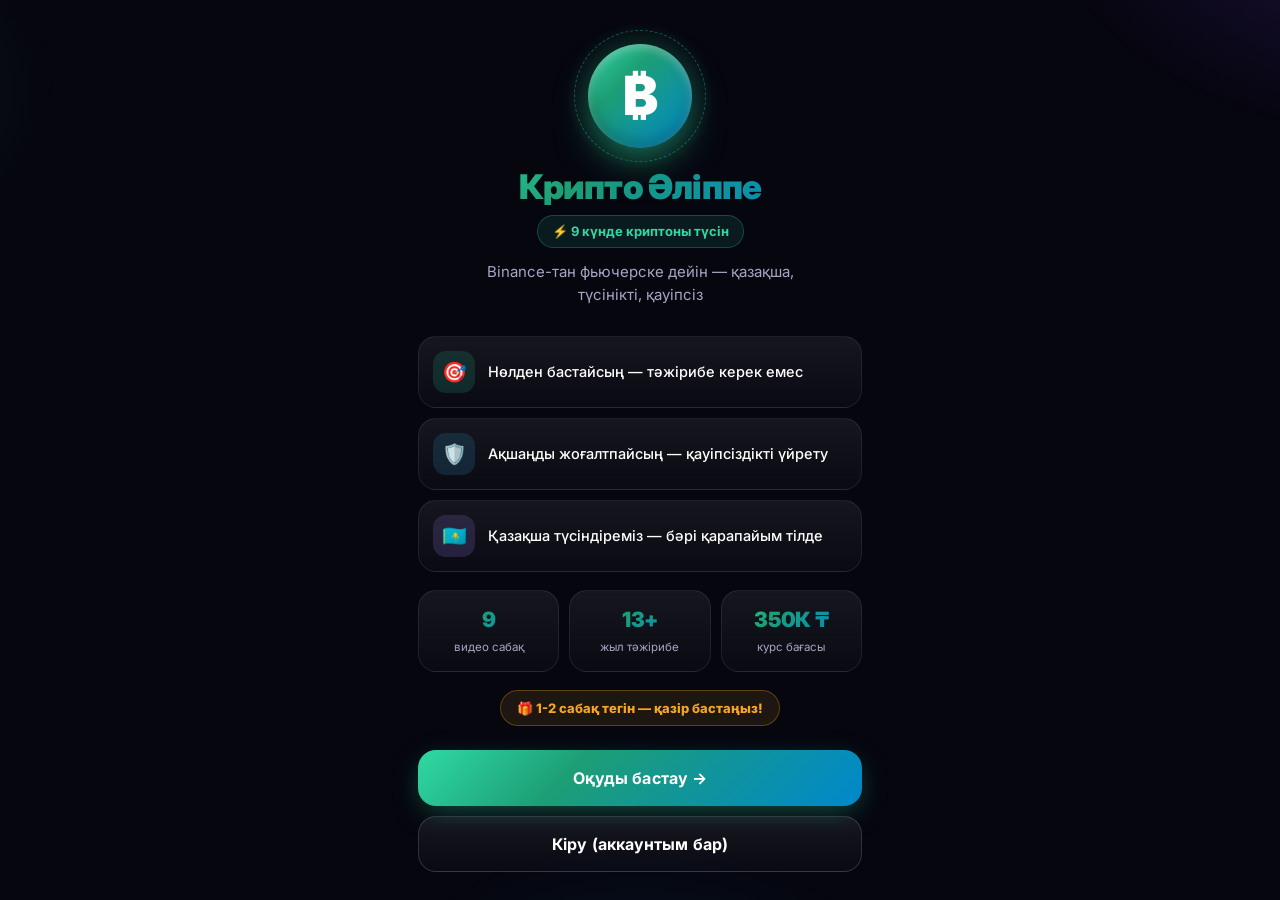
<file: index.html>
<!DOCTYPE html>
<html lang="kk">
<head>
<meta charset="UTF-8">
<meta name="viewport" content="width=device-width,initial-scale=1,viewport-fit=cover">
<meta name="format-detection" content="telephone=no">
<meta name="theme-color" content="#06060f">
<link rel="preconnect" href="https://fonts.googleapis.com">
<link rel="preconnect" href="https://fonts.gstatic.com" crossorigin>
<link href="https://fonts.googleapis.com/css2?family=Inter:wght@400;500;600;700;800;900&display=swap" rel="stylesheet">
<title>Крипто Әліппе</title>
<script src="https://telegram.org/js/telegram-web-app.js"></script>
<style>
*{margin:0;padding:0;box-sizing:border-box;-webkit-tap-highlight-color:transparent}
:root{
  --bg:#06060f;--bg2:#0b0b18;--card:#12121f;--card2:#1a1a2c;
  --glass:linear-gradient(180deg,rgba(255,255,255,.065),rgba(255,255,255,.02));
  --border:rgba(255,255,255,.08);--border2:rgba(255,255,255,.14);
  --gr:#1D9E75;--gr2:#2fd9a4;--bl:#0088cc;--bl2:#38bdf8;--pu:#7c3aed;--pu2:#a78bfa;
  --gold:#f5a623;--red:#ff4757;--t:#fff;--t2:#a6a6c4;--t3:#6c6c8c;
  --grad:linear-gradient(135deg,#2fd9a4 0%,#1D9E75 35%,#0088cc 100%);
  --grad2:linear-gradient(135deg,#7c3aed 0%,#0088cc 100%);
  --r:18px;--rs:12px;
  --shadow:0 10px 30px -10px rgba(0,0,0,.6);
  --glow:0 8px 28px -6px rgba(29,158,117,.55)
}
html{-webkit-text-size-adjust:100%;text-size-adjust:100%;background:var(--bg)}
body{font-family:'Inter',-apple-system,BlinkMacSystemFont,'Segoe UI',Roboto,sans-serif;background:var(--bg);color:var(--t);max-width:480px;margin:0 auto;overflow-x:hidden;min-height:100vh;min-height:var(--app-h,100vh);line-height:1.4;-webkit-font-smoothing:antialiased;position:relative}
body::before{content:"";position:fixed;inset:0;pointer-events:none;z-index:0;
  background:
    radial-gradient(600px 380px at 110% -10%,rgba(124,58,237,.22),transparent 60%),
    radial-gradient(520px 360px at -20% 10%,rgba(29,158,117,.20),transparent 60%),
    radial-gradient(500px 400px at 50% 120%,rgba(0,136,204,.16),transparent 60%)}
button,input,textarea{font-family:inherit}
button{-webkit-appearance:none;appearance:none}
:focus-visible{outline:2px solid var(--gr2);outline-offset:2px}
::-webkit-scrollbar{width:0;height:0}
.grad-t{background:var(--grad);-webkit-background-clip:text;background-clip:text;color:transparent}

/* PAGES */
.pg{display:none;min-height:100vh;min-height:var(--app-h,100vh);flex-direction:column;padding-bottom:env(safe-area-inset-bottom);position:relative;z-index:1}
.pg.on{display:flex}
#pg-main{display:none;flex-direction:column;height:100vh;height:var(--app-h,100vh);position:relative;z-index:1}
#pg-main.on{display:flex}
#pg-detail,#pg-paywall{display:none;position:fixed;inset:0;background:var(--bg);z-index:100;overflow-y:auto;max-width:480px;margin:0 auto;-webkit-overflow-scrolling:touch}
#pg-detail::before,#pg-paywall::before{content:"";position:absolute;left:0;right:0;top:0;height:420px;pointer-events:none;
  background:radial-gradient(420px 300px at 85% -5%,rgba(124,58,237,.22),transparent 65%),radial-gradient(380px 280px at 0% 0%,rgba(29,158,117,.18),transparent 65%)}
#pg-detail.on,#pg-paywall.on{display:block;animation:slideIn .28s cubic-bezier(.2,.8,.2,1)}
@keyframes slideIn{from{transform:translateX(28px)}to{transform:none}}

/* BUTTONS */
.btn{position:relative;overflow:hidden;display:flex;align-items:center;justify-content:center;gap:8px;width:100%;min-height:56px;padding:15px 18px;border-radius:var(--r);border:none;font-size:16px;font-weight:700;letter-spacing:.1px;cursor:pointer;transition:transform .15s,opacity .15s;outline:none;text-decoration:none;color:inherit}
.btn:active{transform:scale(.98)}
.btn-gr{background:var(--grad);color:#fff;box-shadow:var(--glow)}
.btn-gr::after{content:"";position:absolute;top:0;left:-60%;width:40%;height:100%;background:linear-gradient(90deg,transparent,rgba(255,255,255,.35),transparent);transform:skewX(-20deg);animation:shine 3.2s ease-in-out infinite}
@keyframes shine{0%,60%{left:-60%}100%{left:130%}}
.btn-bl{background:var(--grad2);color:#fff}
.btn-card{background:var(--glass);color:var(--t);border:1px solid var(--border2)}

/* UTIL */
.badge{display:inline-flex;align-items:center;gap:4px;padding:5px 10px;border-radius:20px;font-size:11px;font-weight:700;white-space:nowrap;flex-shrink:0}
.bg-gr{background:rgba(47,217,164,.14);color:var(--gr2);border:1px solid rgba(47,217,164,.25)}
.bg-bl{background:rgba(56,189,248,.14);color:var(--bl2);border:1px solid rgba(56,189,248,.28)}
.bg-go{background:rgba(245,166,35,.14);color:var(--gold);border:1px solid rgba(245,166,35,.3)}
.bg-lk{background:rgba(255,255,255,.05);color:var(--t3);border:1px solid var(--border)}
.pt{width:100%;height:8px;background:rgba(255,255,255,.07);border-radius:8px;overflow:hidden}
.pf{height:100%;border-radius:8px;background:var(--grad);transition:width .6s cubic-bezier(.2,.8,.2,1);box-shadow:0 0 12px rgba(47,217,164,.5)}
#toast{position:fixed;bottom:calc(100px + env(safe-area-inset-bottom));left:50%;transform:translateX(-50%) translateY(14px);background:rgba(26,26,44,.96);color:var(--t);padding:12px 18px;border-radius:16px;font-size:14px;font-weight:600;opacity:0;transition:all .3s;z-index:999;border:1px solid var(--border2);max-width:calc(100% - 32px);width:max-content;text-align:center;line-height:1.4;pointer-events:none;box-shadow:0 12px 40px rgba(0,0,0,.55)}
#toast.on{opacity:1;transform:translateX(-50%) translateY(0)}
.fa{animation:fu .3s ease}
@keyframes fu{from{opacity:0;transform:translateY(8px)}to{opacity:1;transform:translateY(0)}}
@keyframes pop{from{transform:scale(0);opacity:0}to{transform:scale(1);opacity:1}}
@keyframes float{0%,100%{transform:translateY(0)}50%{transform:translateY(-8px)}}
@keyframes spin{to{transform:rotate(360deg)}}
@keyframes pulse{0%,100%{box-shadow:0 0 0 0 rgba(245,166,35,.45)}70%{box-shadow:0 0 0 10px rgba(245,166,35,0)}}
@media (prefers-reduced-motion:reduce){*{animation:none!important;transition:none!important;scroll-behavior:auto!important}}

/* WELCOME */
.wb-hero{padding:calc(44px + env(safe-area-inset-top)) 22px 20px;text-align:center}
.wb-logo{position:relative;width:104px;height:104px;margin:0 auto 20px;animation:float 4s ease-in-out infinite}
.wb-logo::before{content:"";position:absolute;inset:-14px;border-radius:50%;border:1.5px dashed rgba(47,217,164,.35);animation:spin 18s linear infinite}
.wb-logo::after{content:"";position:absolute;inset:-30px;border-radius:50%;background:radial-gradient(circle,rgba(47,217,164,.35),transparent 65%);z-index:-1}
.wb-coin{width:100%;height:100%;border-radius:50%;background:var(--grad);display:flex;align-items:center;justify-content:center;font-size:54px;font-weight:900;color:#fff;box-shadow:0 18px 40px -8px rgba(29,158,117,.7),inset 0 -6px 16px rgba(0,0,0,.25),inset 0 4px 10px rgba(255,255,255,.35)}
.wb-brand{font-size:34px;font-weight:900;letter-spacing:-.8px;margin-bottom:10px;line-height:1.1}
.wb-sub{display:inline-flex;align-items:center;gap:6px;font-size:13px;color:var(--gr2);font-weight:700;margin-bottom:12px;padding:6px 14px;border-radius:20px;background:rgba(47,217,164,.1);border:1px solid rgba(47,217,164,.25)}
.wb-desc{font-size:15px;color:var(--t2);line-height:1.55;max-width:320px;margin:0 auto}
.wb-feats{padding:10px 18px;display:flex;flex-direction:column;gap:10px}
.wb-feat{display:flex;align-items:center;gap:13px;padding:14px;background:var(--glass);border-radius:var(--r);border:1px solid var(--border);font-size:14.5px;line-height:1.4;font-weight:500}
.wb-ico{width:42px;height:42px;border-radius:13px;display:flex;align-items:center;justify-content:center;font-size:20px;flex-shrink:0}
.wb-ico.g{background:rgba(47,217,164,.14)}.wb-ico.b{background:rgba(56,189,248,.14)}.wb-ico.p{background:rgba(167,139,250,.16)}
.wb-stats{display:grid;grid-template-columns:repeat(3,1fr);gap:10px;padding:8px 18px 18px}
.wb-stat{text-align:center;padding:14px 6px;background:var(--glass);border:1px solid var(--border);border-radius:var(--r)}
.wb-stat b{display:block;font-size:21px;font-weight:900;letter-spacing:-.3px}
.wb-stat span{font-size:11.5px;color:var(--t2)}
.wb-sdiv{display:none}
.wb-free{align-self:center;margin:0 auto 14px;display:inline-flex;align-items:center;gap:6px;font-size:13px;font-weight:800;color:var(--gold);padding:8px 16px;border-radius:20px;background:rgba(245,166,35,.1);border:1px solid rgba(245,166,35,.3);animation:pulse 2.4s infinite}
.wb-cta{padding:0 18px calc(28px + env(safe-area-inset-bottom));display:flex;flex-direction:column;gap:10px;margin-top:auto}

/* LEAD */
.lead-wrap{flex:1;padding:24px 20px;display:flex;flex-direction:column;justify-content:center}
.lead-lbl{font-size:12px;font-weight:700;color:var(--t2);text-transform:uppercase;letter-spacing:.6px;margin-bottom:8px;display:block}
.lead-inp{width:100%;padding:16px;background:rgba(255,255,255,.04);border:1.5px solid var(--border2);border-radius:var(--r);color:var(--t);font-size:16px;outline:none;margin-bottom:16px;font-family:inherit;transition:border-color .2s,box-shadow .2s}
.lead-inp:focus{border-color:var(--gr2);box-shadow:0 0 0 4px rgba(47,217,164,.12)}
.lead-skip{display:block;width:100%;background:none;border:none;text-align:center;color:var(--t2);font-size:14px;margin-top:8px;padding:12px;cursor:pointer;text-decoration:underline}

/* MAIN HEADER */
.mhdr{padding:calc(12px + env(safe-area-inset-top)) 16px 10px;flex-shrink:0;display:flex;align-items:center;justify-content:space-between;gap:10px;border-bottom:1px solid var(--border);background:rgba(6,6,15,.7)}
.mhdr-l{display:flex;align-items:center;gap:11px;min-width:0}
.mhdr-logo{width:40px;height:40px;border-radius:13px;background:var(--grad);display:flex;align-items:center;justify-content:center;font-weight:900;font-size:20px;flex-shrink:0;box-shadow:var(--glow)}
.mhdr-brand{font-size:16px;font-weight:800;letter-spacing:-.2px;white-space:nowrap;overflow:hidden;text-overflow:ellipsis}
.mhdr-tg{font-size:12px;color:var(--t2);white-space:nowrap;overflow:hidden;text-overflow:ellipsis}
.lv-b{background:rgba(245,166,35,.12);border:1px solid rgba(245,166,35,.35);color:var(--gold);padding:7px 12px;border-radius:20px;font-size:12px;font-weight:800;white-space:nowrap;flex-shrink:0}

/* PROGRESS CARD */
.prog{display:flex;align-items:center;gap:16px;margin:4px 16px 16px;padding:16px;border-radius:22px;background:var(--glass);border:1px solid var(--border)}
.ring{--p:0;width:72px;height:72px;border-radius:50%;flex-shrink:0;display:flex;align-items:center;justify-content:center;
  background:conic-gradient(var(--gr2) calc(var(--p)*1%),rgba(255,255,255,.08) 0)}
.ring-in{width:58px;height:58px;border-radius:50%;background:var(--bg2);display:flex;align-items:center;justify-content:center;font-size:17px;font-weight:900}
.prog-t{flex:1;min-width:0}
.prog-h{font-size:12px;color:var(--t2);font-weight:600;text-transform:uppercase;letter-spacing:.6px;margin-bottom:3px}
.prog-v{font-size:16px;font-weight:800;margin-bottom:9px}

/* BOTTOM NAV */
.tbar{order:3;display:flex;flex-shrink:0;gap:0;padding:8px 4px calc(8px + env(safe-area-inset-bottom));background:rgba(11,11,24,.92);border-top:1px solid var(--border);-webkit-backdrop-filter:blur(14px);backdrop-filter:blur(14px)}
.tbtn{flex:1;min-width:0;min-height:56px;padding:6px 0;text-align:center;cursor:pointer;color:var(--t3);transition:color .2s;border:none;background:none;display:flex;flex-direction:column;align-items:center;justify-content:center;gap:4px;border-radius:14px}
.tbtn .ti{width:44px;height:30px;border-radius:12px;display:flex;align-items:center;justify-content:center;transition:background .25s,box-shadow .25s}
.tbtn .ti svg{width:22px;height:22px;stroke:currentColor;fill:none;stroke-width:2;stroke-linecap:round;stroke-linejoin:round}
.tbtn .tl{display:block;max-width:100%;font-size:10px;letter-spacing:-.2px;font-weight:700;white-space:nowrap;overflow:hidden;text-overflow:ellipsis}
.tbtn.on{color:var(--gr2)}
.tbtn.on .ti{background:rgba(47,217,164,.14);box-shadow:0 0 18px rgba(47,217,164,.25)}
.tc{order:2;display:none;flex:1;min-height:0;overflow-y:auto;-webkit-overflow-scrolling:touch;overscroll-behavior:contain;padding-top:12px;padding-bottom:20px}
.tc.on{display:block}
.slbl{font-size:12px;font-weight:800;color:var(--t2);text-transform:uppercase;letter-spacing:.8px;padding:14px 18px 10px}

/* NEXT LESSON HERO */
.next{position:relative;display:block;margin:0 16px 14px;border-radius:22px;overflow:hidden;border:1px solid var(--border2);cursor:pointer;background:#111;box-shadow:var(--shadow);min-height:190px}
.next:active{transform:scale(.99)}
.next img{position:absolute;inset:0;width:100%;height:100%;object-fit:cover;opacity:.55}
.next-ov{position:relative;z-index:1;display:flex;flex-direction:column;justify-content:flex-end;min-height:190px;padding:16px;background:linear-gradient(180deg,rgba(6,6,15,.1) 0%,rgba(6,6,15,.55) 45%,rgba(6,6,15,.95) 100%)}
.next-k{align-self:flex-start;font-size:11px;font-weight:800;letter-spacing:.6px;text-transform:uppercase;padding:5px 10px;border-radius:20px;background:rgba(47,217,164,.2);color:var(--gr2);border:1px solid rgba(47,217,164,.35);margin-bottom:auto}
.next-t{font-size:20px;font-weight:900;line-height:1.2;margin:12px 0 4px;letter-spacing:-.3px}
.next-s{font-size:13px;color:var(--t2);margin-bottom:12px}
.next-b{display:inline-flex;align-items:center;gap:8px;align-self:flex-start;padding:11px 18px;border-radius:14px;background:var(--grad);color:#fff;font-size:14px;font-weight:800;box-shadow:var(--glow)}
.next-b.pw{background:var(--grad2);box-shadow:0 8px 24px -6px rgba(124,58,237,.6)}
.next-play{position:absolute;right:16px;top:16px;z-index:2;width:48px;height:48px;border-radius:50%;background:rgba(255,255,255,.14);border:1px solid rgba(255,255,255,.3);display:flex;align-items:center;justify-content:center;font-size:18px;-webkit-backdrop-filter:blur(6px);backdrop-filter:blur(6px)}
.next.fin{background:var(--glass);min-height:0}
.next.fin .next-ov{min-height:0;background:none;align-items:center;text-align:center;padding:24px 16px}

/* LESSON LIST (timeline) */
#lesson-list{position:relative;padding:0 16px}
.lcard{position:relative;display:block;background:var(--glass);border:1px solid var(--border);border-radius:var(--r);margin:0 0 10px 0;cursor:pointer;transition:transform .15s,border-color .2s;overflow:hidden}
.lcard:active{transform:scale(.985)}
.lcard.done{border-color:rgba(47,217,164,.28)}
.lcard.cur{border-color:rgba(56,189,248,.45);box-shadow:0 0 0 1px rgba(56,189,248,.15),0 10px 30px -12px rgba(56,189,248,.45)}
.lcard.locked{opacity:.55}
.lrow{display:flex;align-items:center;gap:13px;padding:12px 14px;min-height:72px}
.lnum{position:relative;width:40px;height:40px;border-radius:13px;display:flex;align-items:center;justify-content:center;font-size:15px;font-weight:800;flex-shrink:0;background:rgba(255,255,255,.05);border:1px solid var(--border);color:var(--t3)}
.lnum.done{background:var(--grad);border-color:transparent;color:#fff}
.lnum.cur{background:var(--grad2);border-color:transparent;color:#fff;box-shadow:0 0 18px rgba(56,189,248,.45)}
.linfo{flex:1;min-width:0}
.ltitle{font-size:15px;font-weight:700;line-height:1.3}
.lsub{font-size:12.5px;color:var(--t2);margin-top:3px}

/* DETAIL PAGE */
.dtop{position:sticky;top:0;z-index:10;background:rgba(6,6,15,.85);-webkit-backdrop-filter:blur(14px);backdrop-filter:blur(14px);border-bottom:1px solid var(--border);padding:calc(10px + env(safe-area-inset-top)) 16px 10px;display:flex;align-items:center;gap:12px}
.dtop-back{min-height:42px;min-width:44px;padding:8px 15px;background:rgba(255,255,255,.06);color:var(--t);border:1px solid var(--border2);border-radius:14px;font-size:14px;cursor:pointer;font-weight:700;white-space:nowrap}
.dbadge{position:relative;display:inline-block;padding:6px 12px;background:rgba(47,217,164,.12);color:var(--gr2);border:1px solid rgba(47,217,164,.3);border-radius:20px;font-size:12px;font-weight:800;margin:18px 16px 8px}
.dtitle{position:relative;font-size:24px;font-weight:900;letter-spacing:-.4px;padding:0 16px 16px;line-height:1.25}
/* VIDEO */
.vthumb,.vframe{margin:0 16px;border-radius:20px;box-shadow:var(--shadow);border:1px solid var(--border2)}
.vthumb{position:relative;cursor:pointer;background:#111;overflow:hidden}
.vthumb img{width:100%;display:block;aspect-ratio:16/9;object-fit:cover}
.vthumb-ov{position:absolute;inset:0;display:flex;flex-direction:column;align-items:center;justify-content:center;background:linear-gradient(180deg,rgba(0,0,0,.15),rgba(0,0,0,.55))}
.vplay{width:70px;height:70px;border-radius:50%;background:var(--grad);display:flex;align-items:center;justify-content:center;font-size:26px;margin-bottom:10px;box-shadow:0 0 0 10px rgba(47,217,164,.18),0 10px 30px rgba(0,0,0,.5);padding-left:4px}
.vplay-lbl{color:#fff;font-size:13px;font-weight:800;text-shadow:0 1px 3px rgba(0,0,0,.8)}
.vframe{position:relative;padding-bottom:56.25%;height:0;overflow:hidden;background:#000}
.vframe iframe{position:absolute;inset:0;width:100%;height:100%;border:0}
.vno-support{background:#111;padding:20px 16px;text-align:center;display:flex;flex-direction:column;align-items:center;gap:10px}
/* DETAIL CONTENT */
.dcnt{position:relative;padding:18px 16px calc(60px + env(safe-area-inset-bottom))}
.tip-box{background:linear-gradient(135deg,rgba(47,217,164,.12),rgba(0,136,204,.06));border:1px solid rgba(47,217,164,.28);border-radius:var(--r);padding:15px;margin-bottom:16px}
.tip-l{font-size:12.5px;font-weight:800;color:var(--gr2);margin-bottom:5px}
.tip-t{font-size:14.5px;color:#d6d6ea;line-height:1.55}
.stt{font-size:12px;font-weight:800;color:var(--t2);text-transform:uppercase;letter-spacing:.7px;margin-bottom:10px}
.sitem{display:flex;gap:12px;align-items:flex-start;margin-bottom:8px;padding:12px;background:var(--glass);border:1px solid var(--border);border-radius:14px}
.sdot{width:26px;height:26px;border-radius:9px;background:var(--grad);color:#fff;font-size:12px;font-weight:800;display:flex;align-items:center;justify-content:center;flex-shrink:0}
.stxt{font-size:14.5px;color:#d6d6ea;line-height:1.5;padding-top:2px}
.hw-box{background:linear-gradient(135deg,rgba(245,166,35,.1),rgba(245,166,35,.02));border:1px solid rgba(245,166,35,.28);border-radius:var(--r);padding:15px;margin:16px 0}
.hw-l{font-size:12.5px;font-weight:800;color:var(--gold);margin-bottom:5px}
.hw-t{font-size:14.5px;color:#d6d6ea;line-height:1.55;margin-bottom:12px}
.hw-btn{display:flex;align-items:center;justify-content:center;gap:6px;min-height:46px;padding:11px;background:rgba(56,189,248,.12);border:1px solid rgba(56,189,248,.3);border-radius:var(--rs);color:var(--bl2);font-size:14px;font-weight:700;text-decoration:none}
.ref-btn{display:flex;align-items:center;gap:8px;min-height:48px;padding:12px 14px;background:var(--glass);border:1px solid var(--border);border-radius:14px;color:var(--t);font-size:14px;font-weight:600;text-decoration:none;margin-bottom:8px}
.btn-complete{width:100%;min-height:56px;padding:15px;background:var(--grad);color:#fff;border:none;border-radius:var(--r);font-size:16px;font-weight:800;cursor:pointer;margin-top:16px;box-shadow:var(--glow)}
.btn-complete:active{transform:scale(.98)}
.btn-done-st{display:block;width:100%;padding:15px;background:rgba(47,217,164,.08);color:var(--gr2);border:1.5px solid rgba(47,217,164,.35);border-radius:var(--r);font-size:15px;font-weight:800;margin-top:16px;text-align:center}
.cta-box{position:relative;overflow:hidden;background:linear-gradient(135deg,rgba(124,58,237,.22),rgba(0,136,204,.12));border:1px solid rgba(167,139,250,.4);border-radius:22px;padding:20px;margin-top:18px;text-align:center}
.cta-t{font-size:19px;font-weight:900;margin-bottom:6px}
.cta-d{font-size:13.5px;color:#d6d6ea;margin-bottom:14px;line-height:1.5}
.cta-btn{width:100%;min-height:52px;padding:14px;background:var(--grad2);color:#fff;border:none;border-radius:var(--r);font-size:15px;font-weight:800;cursor:pointer;box-shadow:0 10px 26px -8px rgba(124,58,237,.7)}
.chat-lnk{display:flex;align-items:center;justify-content:center;gap:8px;margin-top:12px;min-height:50px;padding:12px;background:rgba(47,217,164,.08);border:1px solid rgba(47,217,164,.28);border-radius:var(--r);color:var(--gr2);font-size:14px;font-weight:700;text-decoration:none}

/* PAYWALL */
.pw-top{position:sticky;top:0;z-index:10;padding:calc(10px + env(safe-area-inset-top)) 16px 10px;background:rgba(6,6,15,.85);-webkit-backdrop-filter:blur(14px);backdrop-filter:blur(14px);border-bottom:1px solid var(--border);display:flex;align-items:center;gap:12px}
.pw-body{position:relative;padding:22px 16px calc(60px + env(safe-area-inset-bottom))}
.pw-lock{width:84px;height:84px;margin:0 auto 14px;border-radius:26px;background:var(--grad2);display:flex;align-items:center;justify-content:center;font-size:40px;box-shadow:0 16px 40px -10px rgba(124,58,237,.75);animation:float 4s ease-in-out infinite}
.pw-price-box{position:relative;border-radius:22px;padding:20px;text-align:center;margin-bottom:16px;border:1.5px solid transparent;
  background:linear-gradient(var(--bg2),var(--bg2)) padding-box,var(--grad) border-box;box-shadow:0 14px 40px -16px rgba(47,217,164,.6)}
.pw-price{font-size:36px;font-weight:900;letter-spacing:-.8px}
.pw-list{display:flex;flex-direction:column;gap:8px;margin-bottom:18px}
.pw-item{display:flex;align-items:center;gap:11px;font-size:14.5px;line-height:1.45;padding:12px 14px;background:var(--glass);border:1px solid var(--border);border-radius:14px}
.pw-item::before{content:"✓";width:24px;height:24px;border-radius:8px;background:var(--grad);color:#fff;font-size:13px;font-weight:900;display:flex;align-items:center;justify-content:center;flex-shrink:0}
.kaspi-box{background:var(--glass);border:1px solid var(--border2);border-radius:22px;padding:18px;text-align:center;margin-bottom:14px}
.kaspi-img{width:210px;height:210px;max-width:100%;background:#fff;border-radius:16px;object-fit:cover;margin-top:12px;padding:6px;box-shadow:0 10px 30px rgba(0,0,0,.45)}
.pw-confirm{display:flex;align-items:center;justify-content:center;gap:8px;margin:12px 0;min-height:54px;padding:13px;background:var(--grad);border-radius:var(--r);color:#fff;font-size:15px;font-weight:800;text-decoration:none;box-shadow:var(--glow)}
.code-box{background:var(--glass);border:1px solid var(--border2);border-radius:22px;padding:18px}
.code-inp{width:100%;padding:15px;background:rgba(0,0,0,.35);border:1.5px solid var(--border2);border-radius:14px;color:var(--t);font-size:16px;outline:none;font-family:ui-monospace,SFMono-Regular,Menlo,monospace;letter-spacing:1px;margin-bottom:10px;transition:border-color .2s,box-shadow .2s;text-transform:uppercase}
.code-inp:focus{border-color:var(--gr2);box-shadow:0 0 0 4px rgba(47,217,164,.12)}
.code-btn{width:100%;min-height:52px;padding:12px;background:var(--grad);color:#fff;border:none;border-radius:14px;font-size:15px;font-weight:800;cursor:pointer}
.code-btn:disabled{opacity:.6;cursor:default}
.code-msg{text-align:center;font-size:13.5px;line-height:1.45;margin-top:10px;min-height:18px}

/* AI CHAT */
.cmsgs{padding:4px 16px 12px;display:flex;flex-direction:column;gap:10px;min-height:200px;overflow-y:auto;flex:1}
.cm{max-width:86%;padding:12px 14px;border-radius:18px;font-size:14.5px;line-height:1.5;word-break:break-word;overflow-wrap:anywhere;white-space:normal}
.cm.bot{background:var(--card2);border-bottom-left-radius:6px;align-self:flex-start;border:1px solid var(--border)}
.cm.usr{background:var(--grad);color:#fff;border-bottom-right-radius:6px;align-self:flex-end;box-shadow:0 6px 18px -8px rgba(29,158,117,.7)}
.typing{display:flex;gap:4px;align-items:center;padding:12px 14px;background:var(--card2);border-radius:18px;border-bottom-left-radius:6px;width:58px;border:1px solid var(--border);align-self:flex-start}
.tyd{width:6px;height:6px;border-radius:50%;background:var(--t2);animation:ty .8s infinite}
.tyd:nth-child(2){animation-delay:.15s}.tyd:nth-child(3){animation-delay:.3s}
@keyframes ty{0%,60%,100%{transform:translateY(0)}30%{transform:translateY(-5px)}}
.ai-hd{display:flex;align-items:center;gap:12px;margin:0 16px 12px;padding:14px;border-radius:var(--r);background:var(--glass);border:1px solid var(--border)}
.ai-av{width:44px;height:44px;border-radius:14px;background:var(--grad2);display:flex;align-items:center;justify-content:center;font-size:22px;flex-shrink:0}
.chips{padding:10px 16px;display:flex;gap:8px;overflow-x:auto;border-top:1px solid var(--border)}
.chips::-webkit-scrollbar{display:none}
.chip{padding:9px 14px;background:var(--glass);border:1px solid var(--border2);border-radius:20px;font-size:13px;font-weight:600;color:var(--t);white-space:nowrap;cursor:pointer;flex-shrink:0;transition:all .15s}
.chip:active{border-color:var(--gr2);color:var(--gr2)}
.cirow{padding:10px 16px;border-top:1px solid var(--border);display:flex;gap:8px;align-items:flex-end;position:sticky;bottom:0;background:var(--bg)}
.cinp{flex:1;padding:12px 14px;background:rgba(255,255,255,.05);border:1.5px solid var(--border2);border-radius:16px;color:var(--t);font-size:16px;outline:none;resize:none;min-height:46px;max-height:90px;font-family:inherit;transition:border-color .2s}
.cinp:focus{border-color:var(--gr2)}
.csend{width:46px;height:46px;border-radius:15px;color:#fff;background:var(--grad);border:none;cursor:pointer;display:flex;align-items:center;justify-content:center;font-size:17px;flex-shrink:0;box-shadow:var(--glow)}

/* SECURITY */
.sec-ban{position:relative;overflow:hidden;background:linear-gradient(135deg,rgba(255,71,87,.16),rgba(255,71,87,.03));border:1px solid rgba(255,71,87,.3);border-radius:22px;padding:20px 16px;margin:0 16px 14px;text-align:center}
.scard{background:var(--glass);border-radius:var(--r);border:1px solid var(--border);overflow:hidden;margin:0 16px 10px}
.shd{display:flex;align-items:center;gap:12px;padding:14px;min-height:64px;cursor:pointer}
.shico{width:42px;height:42px;border-radius:13px;display:flex;align-items:center;justify-content:center;font-size:19px;flex-shrink:0}
.si-r{background:rgba(255,71,87,.15)}.si-o{background:rgba(255,165,0,.15)}.si-p{background:rgba(124,58,237,.15)}.si-b{background:rgba(0,136,204,.15)}
.shtext{flex:1}
.shttl{font-size:15px;font-weight:700}
.shsub{font-size:12.5px;color:var(--t2);margin-top:2px}
.sharr{color:var(--t3);transition:transform .2s;font-size:20px}
.sharr.open{transform:rotate(90deg)}
.sbody{display:none;padding:2px 14px 12px;border-top:1px solid var(--border)}
.sbody.open{display:block;animation:fu .25s ease}
.stip{display:flex;gap:10px;align-items:flex-start;padding:10px 0;border-bottom:1px solid var(--border)}
.stip:last-child{border-bottom:none}
.stn{width:20px;height:20px;border-radius:7px;font-size:10px;font-weight:800;display:flex;align-items:center;justify-content:center;flex-shrink:0;margin-top:2px;color:#fff}
.stn.r{background:var(--red)}.stn.ok{background:var(--gr)}.stn.o{background:#ff8c00}
.stip p{font-size:14px;color:#d6d6ea;line-height:1.55}

/* CABINET */
.cab-hero{position:relative;overflow:hidden;border-radius:22px;padding:22px 18px 18px;margin:0 16px 12px;text-align:center;border:1px solid var(--border2);
  background:radial-gradient(260px 140px at 50% 0%,rgba(47,217,164,.25),transparent 70%),var(--glass)}
.cab-av{width:78px;height:78px;border-radius:24px;background:var(--grad);display:flex;align-items:center;justify-content:center;font-size:34px;margin:0 auto 12px;box-shadow:var(--glow)}
.xpr{display:flex;justify-content:space-between;margin-bottom:6px}
.sgrid{display:grid;grid-template-columns:repeat(3,1fr);gap:10px;margin:0 16px 12px}
.stcard{background:var(--glass);border:1px solid var(--border);border-radius:var(--r);padding:14px 6px;text-align:center}
.scv{font-size:24px;font-weight:900}
.scl{font-size:11.5px;color:var(--t2);margin-top:2px}
.lv-nodes{display:flex;gap:4px;margin:0 16px 14px;padding:14px 8px;border-radius:var(--r);background:var(--glass);border:1px solid var(--border)}
.lvn{flex:1;text-align:center;min-width:0}
.lvn-c{width:32px;height:32px;border-radius:11px;display:flex;align-items:center;justify-content:center;font-size:12px;font-weight:800;margin:0 auto 5px;border:1px solid var(--border2);background:rgba(255,255,255,.04);color:var(--t3);transition:all .3s}
.lvn-c.dn{background:var(--gr);border-color:var(--gr);color:#fff}
.lvn-c.cu{background:var(--grad);border-color:transparent;color:#fff;box-shadow:0 0 14px rgba(47,217,164,.5)}
.lvn-l{font-size:10px;color:var(--t2);white-space:nowrap;overflow:hidden;text-overflow:ellipsis}
.lvn-l.cu{color:var(--gr2);font-weight:800}
.ach-lst{padding:0 16px;display:flex;flex-direction:column;gap:8px;margin-bottom:14px}
.ai2{display:flex;align-items:center;gap:12px;padding:12px 14px;background:var(--glass);border-radius:var(--r);border:1px solid var(--border)}
.ai2.got{border-color:rgba(245,166,35,.45);background:linear-gradient(135deg,rgba(245,166,35,.1),rgba(245,166,35,.02))}
.ai2.lk{opacity:.45}
.ai2ico{font-size:22px;width:44px;height:44px;background:rgba(255,255,255,.05);border-radius:14px;display:flex;align-items:center;justify-content:center;flex-shrink:0}
.ai2ico.got{background:rgba(245,166,35,.16)}
.ai2inf .ai2t{font-size:14px;font-weight:700}
.ai2inf .ai2s{font-size:12px;color:var(--t2);margin-top:2px}
/* AUTHOR */
.auth-card{background:var(--glass);border-radius:22px;margin:0 16px 12px;overflow:hidden;border:1px solid var(--border)}
.auth-top{background:radial-gradient(260px 150px at 50% 0%,rgba(124,58,237,.28),transparent 70%);padding:22px 18px 16px;text-align:center;border-bottom:1px solid var(--border)}
.auth-av{width:78px;height:78px;border-radius:50%;background:var(--grad);display:flex;align-items:center;justify-content:center;font-size:32px;font-weight:900;margin:0 auto 12px;box-shadow:0 0 0 4px rgba(6,6,15,1),0 0 0 6px rgba(47,217,164,.5)}
.auth-sts{display:grid;grid-template-columns:repeat(3,1fr);gap:8px;padding:14px}
.auth-st{text-align:center;padding:10px 4px;background:rgba(255,255,255,.03);border-radius:14px}
.asn{font-size:18px;font-weight:900;color:var(--gr2)}
.asl{font-size:11px;color:var(--t2);margin-top:2px}
.auth-body{padding:0 14px 14px}
.acard{background:rgba(255,255,255,.035);border:1px solid var(--border);border-radius:14px;padding:13px;margin-bottom:8px}
.act{font-size:13px;font-weight:800;color:var(--gr2);margin-bottom:5px}
.acx{font-size:13.5px;color:#d6d6ea;line-height:1.55}
.green-btn{display:flex;align-items:center;justify-content:center;gap:8px;min-height:54px;padding:13px;background:var(--grad);color:#fff;border-radius:var(--r);font-size:15px;font-weight:800;text-decoration:none;margin:0 16px 12px;box-shadow:var(--glow)}
/* REVIEWS */
.rcard{background:var(--glass);border-radius:var(--r);border:1px solid var(--border);padding:15px;margin:0 16px 10px}
.rhd{display:flex;align-items:center;gap:11px;margin-bottom:10px}
.rav{width:40px;height:40px;border-radius:13px;background:var(--grad2);display:flex;align-items:center;justify-content:center;font-size:16px;font-weight:800;flex-shrink:0}
.rnm{font-size:14px;font-weight:700}
.rst{font-size:11px;color:var(--gold);margin-top:2px;letter-spacing:1px}
.rtxt{font-size:14px;color:#d6d6ea;line-height:1.55;margin-bottom:10px}
.rres{display:inline-flex;align-items:center;gap:5px;padding:6px 10px;background:rgba(47,217,164,.1);border:1px solid rgba(47,217,164,.25);border-radius:10px;color:var(--gr2);font-size:12px;font-weight:800}

/* CALCULATOR (in-app) */
#tc-calc{padding:12px 16px calc(20px + env(safe-area-inset-bottom))}
#tc-calc .calc-hd{border-radius:22px;padding:20px 16px;margin:0 0 12px;text-align:center;border:1px solid var(--border2);background:radial-gradient(280px 140px at 50% 0%,rgba(47,217,164,.28),transparent 70%),var(--glass)}
.nc-card{background:var(--glass);border:1px solid var(--border);border-radius:22px;padding:18px;margin-bottom:12px}
.nc-card-title{font-size:12px;font-weight:800;color:var(--t2);text-transform:uppercase;letter-spacing:.7px;margin-bottom:14px}
.nc-field{margin-bottom:16px}
.nc-field label{display:block;font-size:13.5px;color:var(--t2);margin-bottom:8px;font-weight:600}
.nc-unit{position:relative}
.nc-unit input{width:100%;padding:15px 46px 15px 16px;border:1.5px solid var(--border2);border-radius:14px;font-size:17px;font-weight:700;color:var(--t);outline:none;background:rgba(0,0,0,.3);box-sizing:border-box;transition:border-color .2s,box-shadow .2s}
.nc-unit input:focus{border-color:var(--gr2);box-shadow:0 0 0 4px rgba(47,217,164,.12)}
.nc-unit span{position:absolute;right:16px;top:50%;transform:translateY(-50%);font-size:15px;color:var(--t2);font-weight:700}
.nc-periods{display:grid;grid-template-columns:repeat(3,1fr);gap:8px}
.nc-period{min-height:44px;display:flex;align-items:center;justify-content:center;padding:9px 4px;background:rgba(255,255,255,.04);border:1.5px solid var(--border);border-radius:12px;font-size:13px;font-weight:700;color:var(--t2);cursor:pointer;text-align:center;transition:all .2s}
.nc-period.active{background:rgba(47,217,164,.14);border-color:var(--gr2);color:var(--gr2)}
.nc-calc-btn{width:100%;min-height:56px;padding:15px;background:var(--grad);color:#fff;border:none;border-radius:var(--r);font-size:16px;font-weight:800;cursor:pointer;margin-top:4px;box-shadow:var(--glow)}
.nc-result{display:none;margin-top:8px}
.nc-result.show{display:block;animation:fu .3s ease}
.nc-result-main{border-radius:22px;padding:22px;margin-bottom:10px;text-align:center;border:1.5px solid transparent;background:linear-gradient(var(--bg2),var(--bg2)) padding-box,var(--grad) border-box}
.nc-result-label{font-size:13px;color:var(--gr2);font-weight:700;margin-bottom:6px}
.nc-result-amount{font-size:34px;font-weight:900;letter-spacing:-.8px;color:#fff;margin-bottom:4px}
.nc-result-sub{font-size:13px;color:var(--t2)}
.nc-result-grid{display:grid;grid-template-columns:1fr 1fr;gap:10px;margin-bottom:10px}
.nc-result-card{background:var(--glass);border:1px solid var(--border);border-radius:var(--r);padding:14px;text-align:center}
.nc-rc-label{font-size:11px;color:var(--t2);margin-bottom:6px;text-transform:uppercase;letter-spacing:.5px;font-weight:700}
.nc-rc-value{font-size:17px;font-weight:800;color:var(--t)}
.nc-rc-value.green{color:var(--gr2)}
.nc-table-card{background:var(--glass);border:1px solid var(--border);border-radius:var(--r);padding:14px;overflow-x:auto;margin-bottom:10px}
.nc-table-title{font-size:12px;font-weight:800;color:var(--t2);text-transform:uppercase;letter-spacing:.7px;margin-bottom:10px}
#nc-table-body td{font-size:13.5px;color:var(--t);padding:10px 8px;border-bottom:1px solid var(--border)}
#nc-table-body td.green{color:var(--gr2);font-weight:700}
#nc-table-body tr:last-child td{border-bottom:none}
#tc-calc th{font-size:11.5px;color:var(--t2);text-align:left;padding:6px 8px;border-bottom:1px solid var(--border2)}
#tc-calc .nc-note{font-size:12.5px;color:var(--t3);text-align:center;margin-bottom:12px;line-height:1.5}
</style>
</head>
<body>
<div id="toast" role="status" aria-live="polite"></div>

<!-- WELCOME -->
<div id="pg-welcome" class="pg on">
  <div class="wb-hero">
    <div class="wb-logo"><div class="wb-coin">₿</div></div>
    <div class="wb-brand grad-t">Крипто Әліппе</div>
    <div class="wb-sub">⚡ 9 күнде криптоны түсін</div>
    <div class="wb-desc">Binance-тан фьючерске дейін — қазақша, түсінікті, қауіпсіз</div>
  </div>
  <div class="wb-feats">
    <div class="wb-feat"><span class="wb-ico g">🎯</span><span>Нөлден бастайсың — тәжірибе керек емес</span></div>
    <div class="wb-feat"><span class="wb-ico b">🛡️</span><span>Ақшаңды жоғалтпайсың — қауіпсіздікті үйрету</span></div>
    <div class="wb-feat"><span class="wb-ico p">🇰🇿</span><span>Қазақша түсіндіреміз — бәрі қарапайым тілде</span></div>
  </div>
  <div class="wb-stats">
    <div class="wb-stat"><b class="grad-t">9</b><span>видео сабақ</span></div>
    <div class="wb-sdiv"></div>
    <div class="wb-stat"><b class="grad-t">13+</b><span>жыл тәжірибе</span></div>
    <div class="wb-sdiv"></div>
    <div class="wb-stat"><b class="grad-t">350К ₸</b><span>курс бағасы</span></div>
  </div>
  <div class="wb-free">🎁 1-2 сабақ тегін — қазір бастаңыз!</div>
  <div class="wb-cta">
    <button class="btn btn-gr" onclick="showPg('pg-lead')">Оқуды бастау →</button>
    <button class="btn btn-card" onclick="goMain()">Кіру (аккаунтым бар)</button>
  </div>
</div>

<!-- LEAD -->
<div id="pg-lead" class="pg">
  <div class="dtop">
    <button class="dtop-back" onclick="showPg('pg-welcome')" aria-label="Артқа">←</button>
    <span style="font-size:15px;font-weight:700">Танысып алайық 👋</span>
  </div>
  <div class="lead-wrap">
    <div class="pw-lock" style="background:var(--grad);box-shadow:var(--glow)">✋</div>
    <div style="font-size:24px;font-weight:900;text-align:center;margin-bottom:8px;letter-spacing:-.3px">Аз ғана ақпарат</div>
    <div style="font-size:14.5px;color:var(--t2);text-align:center;margin-bottom:26px;line-height:1.5">Сабақтарды бастамас бұрын атыңызды жазыңыз 💚</div>
    <label class="lead-lbl">Атыңыз</label>
    <input type="text" id="lead-name" class="lead-inp" placeholder="Мысалы: Айгерім" autocomplete="given-name" enterkeyhint="next" maxlength="60">
    <label class="lead-lbl">Telegram username (міндетті емес)</label>
    <input type="text" id="lead-user" class="lead-inp" placeholder="@username" autocomplete="off" autocapitalize="off" spellcheck="false" enterkeyhint="done" maxlength="40">
    <button class="btn btn-gr" onclick="submitLead()">Жалғастыру →</button>
    <button type="button" class="lead-skip" onclick="goMain()">Кейінірек толтырамын</button>
  </div>
</div>

<!-- MAIN APP -->
<div id="pg-main">
  <div class="mhdr">
    <div class="mhdr-l">
      <div class="mhdr-logo">₿</div>
      <div style="min-width:0"><div class="mhdr-brand" id="hdr-hello">Крипто Әліппе</div><div class="mhdr-tg">@assila.crypto</div></div>
    </div>
    <div class="lv-b" id="lv-badge">Level 1</div>
  </div>
  <div class="tbar" role="tablist">
    <button class="tbtn on" role="tab" id="tb-lessons" onclick="switchTab('lessons',this)"><span class="ti"><svg viewBox="0 0 24 24"><path d="M2 4h6a4 4 0 0 1 4 4v13a3 3 0 0 0-3-3H2z"/><path d="M22 4h-6a4 4 0 0 0-4 4v13a3 3 0 0 1 3-3h7z"/></svg></span><span class="tl">Сабақ</span></button>
    <button class="tbtn" role="tab" id="tb-calc" onclick="switchTab('calc',this)"><span class="ti"><svg viewBox="0 0 24 24"><rect x="4" y="2" width="16" height="20" rx="3"/><path d="M8 6h8M8 11h.01M12 11h.01M16 11h.01M8 15h.01M12 15h.01M16 15v4M8 19h.01M12 19h.01"/></svg></span><span class="tl">Калькулятор</span></button>
    <button class="tbtn" role="tab" id="tb-ai" onclick="switchTab('ai',this)"><span class="ti"><svg viewBox="0 0 24 24"><path d="M12 8V4H8"/><rect x="4" y="8" width="16" height="12" rx="3"/><path d="M2 14h2M20 14h2M15 13v2M9 13v2"/></svg></span><span class="tl">AI</span></button>
    <button class="tbtn" role="tab" id="tb-sec" onclick="switchTab('sec',this)"><span class="ti"><svg viewBox="0 0 24 24"><path d="M20 13c0 5-3.5 7.5-7.7 9a1 1 0 0 1-.6 0C7.5 20.5 4 18 4 13V6a1 1 0 0 1 1-1c2 0 4.5-1.2 6.2-2.7a1.2 1.2 0 0 1 1.6 0C14.5 3.8 17 5 19 5a1 1 0 0 1 1 1z"/><path d="m9 12 2 2 4-4"/></svg></span><span class="tl">Қауіп</span></button>
    <button class="tbtn" role="tab" id="tb-cab" onclick="switchTab('cab',this)"><span class="ti"><svg viewBox="0 0 24 24"><circle cx="12" cy="8" r="5"/><path d="M20 21a8 8 0 0 0-16 0"/></svg></span><span class="tl">Кабинет</span></button>
  </div>
  <!-- LESSONS TAB -->
  <div class="tc on" id="tc-lessons">
    <div id="next-card"></div>
    <div class="prog">
      <div class="ring" id="pr-ring"><div class="ring-in" id="pr-pct">0%</div></div>
      <div class="prog-t">
        <div class="prog-h">Прогресс</div>
        <div class="prog-v" id="pr-left">Бастаңыз 👇</div>
        <div class="pt"><div class="pf" id="pr-fill" style="width:0%"></div></div>
      </div>
    </div>
    <div class="slbl">📚 9 сабақ — жол картаңыз</div>
    <div id="lesson-list"></div>
    <div style="padding:6px 0 4px">
      <a href="https://t.me/assila_crypto_top" target="_blank" class="green-btn">💬 Комьюнити чатқа қосылу</a>
    </div>
  </div>
  <!-- CALC TAB -->
  <div class="tc" id="tc-calc">
    <div class="calc-hd">
      <div style="font-size:32px;margin-bottom:6px">🧮</div>
      <div style="font-size:19px;font-weight:900;color:#fff;margin-bottom:3px;letter-spacing:-.2px">Инвестиция Калькуляторы</div>
      <div style="font-size:13px;color:var(--gr2);font-weight:600">Крипто Әліппе · @assila.crypto</div>
    </div>
    <div class="nc-card">
      <div class="nc-card-title">Деректерді енгізіңіз</div>
      <div class="nc-field">
        <label>Депозит сомасы (₸)</label>
        <div class="nc-unit"><input type="number" id="nc-amount" placeholder="500 000" min="0" inputmode="decimal"/><span>₸</span></div>
      </div>
      <div class="nc-field">
        <label>Жылдық пайыз (%)</label>
        <div class="nc-unit"><input type="number" id="nc-rate" placeholder="10" min="0" max="1000" step="0.1" inputmode="decimal"/><span>%</span></div>
      </div>
      <div class="nc-field">
        <label>Мерзім</label>
        <div class="nc-periods">
          <div class="nc-period active" data-months="1">1 ай</div>
          <div class="nc-period" data-months="3">3 ай</div>
          <div class="nc-period" data-months="6">6 ай</div>
          <div class="nc-period" data-months="12">1 жыл</div>
          <div class="nc-period" data-months="24">2 жыл</div>
          <div class="nc-period" data-months="36">3 жыл</div>
        </div>
      </div>
      <button class="nc-calc-btn" onclick="ncCalculate()">Есептеу →</button>
    </div>
    <div class="nc-result" id="nc-result">
      <div class="nc-result-main">
        <div class="nc-result-label">Соңғы сома</div>
        <div class="nc-result-amount" id="nc-total">—</div>
        <div class="nc-result-sub" id="nc-period-label">—</div>
      </div>
      <div class="nc-result-grid">
        <div class="nc-result-card"><div class="nc-rc-label">Бастапқы сома</div><div class="nc-rc-value" id="nc-initial">—</div></div>
        <div class="nc-result-card"><div class="nc-rc-label">Таза пайда</div><div class="nc-rc-value green" id="nc-profit">—</div></div>
        <div class="nc-result-card"><div class="nc-rc-label">Айлық табыс</div><div class="nc-rc-value green" id="nc-monthly">—</div></div>
        <div class="nc-result-card"><div class="nc-rc-label">Пайыз</div><div class="nc-rc-value" id="nc-rate-show">—</div></div>
      </div>
      <div class="nc-table-card">
        <div class="nc-table-title">Айлық есеп</div>
        <table style="width:100%;border-collapse:collapse">
          <thead><tr>
            <th>Ай</th><th>Баланс (₸)</th><th>Пайда (₸)</th>
          </tr></thead>
          <tbody id="nc-table-body"></tbody>
        </table>
      </div>
      <p class="nc-note">* Күрделі пайыз (compound interest) есебімен.<br>Нарық жағдайы өзгеруі мүмкін.</p>
    </div>
  </div>
  <!-- AI TAB -->
  <div class="tc" id="tc-ai">
    <div class="ai-hd"><div class="ai-av">🤖</div><div><div style="font-size:15px;font-weight:800">Крипто Әліппе AI</div><div style="font-size:12.5px;color:var(--gr2);font-weight:600">● Сұрақтарыңызға жауап береді</div></div></div>
    <div class="cmsgs" id="chat-msgs">
      <div class="cm bot fa">Сәлем! Мен — Крипто Әліппе AI 🤖<br><br>Крипто туралы кез-келген сұрақты қазақша жазыңыз!</div>
    </div>
    <div class="chips">
      <div class="chip" onclick="askAI('USDT деген не?')">USDT деген не?</div>
      <div class="chip" onclick="askAI('TON қалай сатып аламын?')">TON сатып алу</div>
      <div class="chip" onclick="askAI('Seed phrase деген не?')">Seed phrase</div>
      <div class="chip" onclick="askAI('Стейкинг дегеніміз не?')">Стейкинг</div>
      <div class="chip" onclick="askAI('TRC20 мен BEP20 айырмашылығы?')">TRC20 vs BEP20</div>
      <div class="chip" onclick="askAI('P2P дегеніміз не?')">P2P</div>
    </div>
    <div class="cirow">
      <textarea class="cinp" id="chat-inp" placeholder="Сұрақ жазыңыз..." rows="1" enterkeyhint="send" onkeydown="if(event.key==='Enter'&&!event.shiftKey){event.preventDefault();sendChat()}"></textarea>
      <button class="csend" onclick="sendChat()" aria-label="Жіберу">➤</button>
    </div>
  </div>
  <!-- SECURITY TAB -->
  <div class="tc" id="tc-sec">
    <div class="sec-ban"><div style="font-size:32px;margin-bottom:6px">🛡️</div><div style="font-size:15px;font-weight:800;color:var(--red);margin-bottom:4px">Алаяқтардан қорғаныңыз!</div><div style="font-size:12px;color:var(--t2);line-height:1.5">Криптода ең үлкен қауіп — алаяқтар. Төмендегілерді міндетті оқыңыз.</div></div>
    <div class="scard"><div class="shd" onclick="togSec(this)"><div class="shico si-r">🔑</div><div class="shtext"><div class="shttl">Seed Phrase қауіпсіздігі</div><div class="shsub">Ең маңызды ереже</div></div><div class="sharr">›</div></div><div class="sbody"><div class="stip"><div class="stn r">!</div><p><strong>ЕШКІМГЕ БЕРМЕҢІЗ</strong> — техникалық қолдауға да, Telegram арқылы да. Бұл сіздің бүкіл криптоңыздың кілті.</p></div><div class="stip"><div class="stn ok">✓</div><p>Қағазға жазып, қауіпсіз жерде сақтаңыз. Фотоға түсірмеңіз.</p></div><div class="stip"><div class="stn ok">✓</div><p>Жоғалтсаңыз — криптоны қалпына келтіру мүмкін емес.</p></div></div></div>
    <div class="scard"><div class="shd" onclick="togSec(this)"><div class="shico si-o">🎣</div><div class="shtext"><div class="shttl">Фишинг сайттар</div><div class="shsub">Жалған сайттарды тану</div></div><div class="sharr">›</div></div><div class="sbody"><div class="stip"><div class="stn o">!</div><p>Тек <strong>binance.com</strong> — басқа домендер жалған.</p></div><div class="stip"><div class="stn ok">✓</div><p>Мекенжайды қолмен теріңіз, іздеп кірмеңіз.</p></div></div></div>
    <div class="scard"><div class="shd" onclick="togSec(this)"><div class="shico si-r">📱</div><div class="shtext"><div class="shttl">Telegram алаяқтары</div><div class="shsub">Жиі кездесетін схемалар</div></div><div class="sharr">›</div></div><div class="sbody"><div class="stip"><div class="stn r">!</div><p>"Айына 50% пайда" — 100% алаяқ.</p></div><div class="stip"><div class="stn ok">✓</div><p>Ресми канал: @assila_crypto_top</p></div></div></div>
    <div class="scard" style="margin-bottom:14px"><div class="shd" onclick="togSec(this)"><div class="shico si-b">👛</div><div class="shtext"><div class="shttl">Әмиян қауіпсіздігі</div><div class="shsub">Ақшаңызды қорғаңыз</div></div><div class="sharr">›</div></div><div class="sbody"><div class="stip"><div class="stn ok">✓</div><p>Ірі сомаларды аппараттық әмиянда (Ledger) сақтаңыз.</p></div><div class="stip"><div class="stn r">!</div><p>Бейтаныс смарт-контрактқа "approve" бермеңіз.</p></div></div></div>
  </div>
  <!-- CABINET TAB -->
  <div class="tc" id="tc-cab">
    <div class="slbl">👤 Жеке кабинет</div>
    <div class="cab-hero">
      <div class="cab-av">👤</div>
      <div style="font-size:20px;font-weight:900;margin-bottom:3px" id="cab-name">—</div>
      <div style="font-size:13px;color:var(--gr2);font-weight:700;margin-bottom:14px" id="cab-lvname">Crypto Beginner</div>
      <div class="xpr"><span style="font-size:12px;color:var(--t2);font-weight:600">Тәжірибе</span><span style="font-size:12px;font-weight:800;color:var(--gold)" id="xp-val">0/100 XP</span></div>
      <div class="pt"><div class="pf" id="xp-fill" style="width:0%;background:linear-gradient(90deg,var(--gold),#ff8c00)"></div></div>
    </div>
    <div class="lv-nodes" id="lv-nodes">
      <div class="lvn"><div class="lvn-c cu">1</div><div class="lvn-l cu">Beginner</div></div>
      <div class="lvn"><div class="lvn-c">2</div><div class="lvn-l">Explorer</div></div>
      <div class="lvn"><div class="lvn-c">3</div><div class="lvn-l">Investor</div></div>
      <div class="lvn"><div class="lvn-c">4</div><div class="lvn-l">TON Pro</div></div>
      <div class="lvn"><div class="lvn-c">5</div><div class="lvn-l">Crypto Pro</div></div>
    </div>
    <div class="slbl" style="padding-top:2px">📊 Нәтижелерім</div>
    <div class="sgrid">
      <div class="stcard"><div class="scv grad-t" id="st-done">0</div><div class="scl">Аяқталды</div></div>
      <div class="stcard"><div class="scv grad-t" id="st-streak">0</div><div class="scl">Күндік серия</div></div>
      <div class="stcard"><div class="scv grad-t" id="st-ach">0</div><div class="scl">Жетістік</div></div>
    </div>
    <div class="slbl" style="padding-top:2px">🏆 Жетістіктер</div>
    <div class="ach-lst" id="ach-list"></div>
    <div class="slbl" style="padding-top:2px">👩 Автор туралы</div>
    <div class="auth-card">
      <div class="auth-top">
        <div class="auth-av">А</div>
        <div style="font-size:17px;font-weight:800;margin-bottom:2px">Ассила</div>
        <div style="font-size:12px;color:var(--gr);font-weight:600;margin-bottom:2px">Крипто & AI Эксперт</div>
        <div style="font-size:11px;color:var(--t2)">2011 жылдан бері крипто индустриясында</div>
      </div>
      <div class="auth-sts">
        <div class="auth-st"><div class="asn">13+</div><div class="asl">жыл тәжірибе</div></div>
        <div class="auth-st"><div class="asn">8000+</div><div class="asl">форум қатысушы</div></div>
        <div class="auth-st"><div class="asn">DeFi</div><div class="asl">Web3 эксперт</div></div>
      </div>
      <div class="auth-body">
        <div class="acard"><div class="act">🚀 Тәжірибем туралы</div><div class="acx">Криптоиндустриямен 2011 жылдан бері айналысамын. Bitcoin алғаш пайда болған кезеңнен бастап нарықты бақылап, тәжірибемді нақты практика арқылы жинадым.</div></div>
        <div class="acard"><div class="act">🌍 Халықаралық тәжірибе</div><div class="acx">Дубайда өткен 8000+ қатысушысы бар ірі блокчейн форумдарына қатысып, Web3 жобалардың авторларымен тікелей кездестім.</div></div>
        <div class="acard" style="background:linear-gradient(135deg,rgba(29,158,117,.1),rgba(0,136,204,.06));border:1px solid rgba(29,158,117,.2)"><div class="act">💚 Менің миссиям</div><div class="acx">Крипто мен AI-ды қарапайым адамдарға түсінікті етіп жеткізу — тек қолданушы емес, жүйені түсінетін деңгейге көтеру.</div></div>
      </div>
    </div>
    <a href="https://t.me/assila_crypto_top" target="_blank" class="green-btn">💬 Комьюнитиге қосылу</a>
    <div class="slbl" style="padding-top:2px">⭐ Оқушылар пікірлері</div>
    <div class="rcard"><div class="rhd"><div class="rav">А</div><div><div class="rnm">Айгерім, Алматы</div><div class="rst">⭐⭐⭐⭐⭐</div></div></div><div class="rtxt">"Криптоны ешқашан түсінбейтінмін деп ойладым. Ассиланың сабақтарынан кейін Binance-та өзім жұмыс жасай бастадым!"</div><div class="rres">✅ Нөлден — өз бетімен</div></div>
    <div class="rcard"><div class="rhd"><div class="rav">М</div><div><div class="rnm">Мейрамкүл, Шымкент</div><div class="rst">⭐⭐⭐⭐⭐</div></div></div><div class="rtxt">"980 мың теңге салдым, қазір портфелім 2.5 миллион теңгеден асты!"</div><div class="rres">💰 980К → 2.5М теңге</div></div>
    <div class="rcard" style="margin-bottom:14px"><div class="rhd"><div class="rav">Н</div><div><div class="rnm">Нұрлан, Астана</div><div class="rst">⭐⭐⭐⭐⭐</div></div></div><div class="rtxt">"Портфелімде BTC, ADA бар, жалпы $2,598. Ассиланың сабақтарынсыз мұндай нәтижеге жете алмас едім!"</div><div class="rres">📈 Портфель $2,598</div></div>
  </div>
</div>

<!-- DETAIL PAGE -->
<div id="pg-detail">
  <div class="dtop">
    <button class="dtop-back" onclick="closeDetail()">← Артқа</button>
    <span style="font-size:13px;font-weight:600" id="dtop-title"></span>
  </div>
  <div id="detail-content"></div>
</div>

<!-- PAYWALL PAGE -->
<div id="pg-paywall">
  <div class="pw-top">
    <button class="dtop-back" onclick="closePW()">← Артқа</button>
    <span style="font-size:13px;font-weight:600">Курсты ашу</span>
  </div>
  <div class="pw-body">
    <div class="pw-lock">🔐</div>
    <div style="font-size:26px;font-weight:900;text-align:center;margin-bottom:8px;letter-spacing:-.4px">Толық курсты ашу</div>
    <div style="font-size:14.5px;color:var(--t2);text-align:center;margin-bottom:20px;line-height:1.55">2 тегін сабақ өттіңіз. Қалған 7 сабақты ашу үшін курсты сатып алыңыз.</div>
    <div class="pw-price-box">
      <div style="font-size:12px;color:var(--gr2);font-weight:800;letter-spacing:.8px;text-transform:uppercase;margin-bottom:4px">Толық доступ</div>
      <div class="pw-price grad-t">350 000 ₸</div>
      <div style="font-size:12.5px;color:var(--t2);margin-top:4px">Бір рет төлем • Барлық сабақтар • Жаңартулар тегін</div>
    </div>
    <div class="pw-list">
      <div class="pw-item">9 видео сабақ — Binance-тан фьючерске дейін</div>
      <div class="pw-item">Ассиламен жеке байланыс</div>
      <div class="pw-item">Жабық комьюнити чатқа кіру</div>
      <div class="pw-item">Zoom эфирлер мен сұрақ-жауап</div>
      <div class="pw-item">Өмір бойлық жаңартулар</div>
    </div>
    <div class="kaspi-box">
      <div style="font-size:16px;font-weight:800;margin-bottom:4px">💳 Kaspi QR арқылы төлеу</div>
      <div style="font-size:13px;color:var(--t2);margin-bottom:4px;line-height:1.5">Kaspi app → Сканировать → QR кодты скан ет → 350 000 ₸ төле</div>
      <img src="[data-uri]" class="kaspi-img" alt="Kaspi QR">
    </div>
    <a href="https://t.me/klient_pro?text=%F0%9F%92%B3+%D2%A8%D0%BB%D0%B5%D0%BC+%D0%B6%D0%B0%D1%81%D0%B0%D0%B4%D1%8B%D0%BC%21" target="_blank" class="pw-confirm">✉️ Төлем жасадым — Ассилаға жаз</a>
    <div class="code-box">
      <div style="font-size:16px;font-weight:800;margin-bottom:4px">🔑 Доступ коды бар ма?</div>
      <div style="font-size:13px;color:var(--t2);margin-bottom:12px">Ассила жіберген кодты енгізіңіз</div>
      <input type="text" id="code-inp" class="code-inp" placeholder="ASSILA-XXXX-XXXX" autocomplete="off" autocapitalize="characters" autocorrect="off" spellcheck="false" enterkeyhint="go" maxlength="64" onkeydown="if(event.key==='Enter'){event.preventDefault();checkCode()}">
      <button class="code-btn" id="code-btn" onclick="checkCode()">Кодты тексеру →</button>
      <div class="code-msg" id="code-msg" aria-live="polite"></div>
    </div>
    <div style="text-align:center;font-size:12.5px;color:var(--t2);margin-top:16px;line-height:1.6">Төлегеннен кейін @klient_pro-ға жаз → жеке код аласыз</div>
  </div>
</div>

<script>
// TELEGRAM WEBAPP
var TG=(window.Telegram&&window.Telegram.WebApp)||null;
function tgVer(v){try{return !!(TG&&TG.isVersionAtLeast&&TG.isVersionAtLeast(v));}catch(e){return false;}}
function inTG(){return !!(TG&&TG.initData);}
try{
  if(TG){
    TG.ready();TG.expand();
    if(tgVer('6.1')){TG.setHeaderColor('#11111e');TG.setBackgroundColor('#0a0a15');}
    // Ішкі беттерді айналдырғанда Mini App кездейсоқ жабылмауы үшін
    if(tgVer('7.7')&&TG.disableVerticalSwipes)TG.disableVerticalSwipes();
  }
}catch(e){}
// Мобильді/Telegram экран биіктігі (100vh кейде қате есептеледі)
function setAppH(){
  var h=0;
  try{if(TG&&TG.viewportStableHeight)h=TG.viewportStableHeight;}catch(e){}
  if(!h||h<200)h=window.innerHeight;
  document.documentElement.style.setProperty('--app-h',h+'px');
}
setAppH();
window.addEventListener('resize',setAppH);
try{if(TG&&TG.onEvent)TG.onEvent('viewportChanged',function(ev){if(!ev||ev.isStateStable)setAppH();});}catch(e){}

// Сілтемелерді Telegram ішінде дұрыс ашу
function openLink(url){
  try{
    if(inTG()){
      if(/^https:\/\/t\.me\//i.test(url)&&tgVer('6.1')&&TG.openTelegramLink){TG.openTelegramLink(url);return;}
      if(TG.openLink){TG.openLink(url);return;}
    }
  }catch(e){}
  window.open(url,'_blank');
}
document.addEventListener('click',function(e){
  if(!inTG())return;
  var a=e.target&&e.target.closest?e.target.closest('a[href]'):null;
  if(!a||a.getAttribute('target')!=='_blank')return;
  var href=a.href;
  if(!/^https?:/i.test(href))return;
  e.preventDefault();
  openLink(href);
});

function esc(t){return String(t).replace(/[&<>"']/g,function(c){return {'&':'&amp;','<':'&lt;','>':'&gt;','"':'&quot;',"'":'&#39;'}[c];});}

var FREE=[1,2];
var CHAT='https://t.me/assila_crypto_top';
// Кіру кодтары енді серверде тексеріледі: /api/check-code (Vercel env: ACCESS_CODES)
var CODE_API='/api/check-code';

var LESSONS=[
  {n:1,title:'Binance-ға тіркелу',sub:'Видео • ~1 мин',vid:'q-5et-862Bg',tip:'Тіркелу кезінде міндетті түрде 2FA қосыңыз.',steps:['Binance Kazakhstan сайтына кіру','Email арқылы тіркелу','Қауіпсіз құпия сөз қою','2FA (Google Authenticator) қосу'],hw:'Binance-қа тіркеліп, аккаунт ашылғанын скриншот түсіріп, чатқа жібер ✅',links:[{t:'🔗 Binance реферал сілтемесі',u:'https://www.binance.com/join?ref=ASSILA'},{t:'🔗 Bybit Kazakhstan',u:'https://partner.bybit.kz/b/ASSILA'}]},
  {n:2,title:'Аккаунтты верификациялау',sub:'Видео • ~1 мин',vid:'pxM_vBP4ge4',tip:'KYC өтпей ешқандай ақша шығара алмайсыз.',steps:['Профиль → Верификация бөліміне кіру','Жеке куәлік фотосын жүктеу','Нақты уақыт селфи түсіру','Нәтижені күту — 1-24 сағат'],hw:'KYC өтіп, Верификацияланды жазуын скриншот түсіріп, чатқа жібер ✅',links:[]},
  {n:3,title:'Теңгені USDT-ге айырбастау',sub:'Видео • ~2 мин',vid:'EZTmK5N_j_E',tip:'P2P-де тек рейтингі 95%+ сатушылардан сатып алыңыз.',steps:['P2P бөліміне кіру','Freedom Bank картасын қосу','Сенімді сатушыны таңдау','USDT сатып алу'],hw:'1000 ₸ USDT сатып алып, балансты скриншот түсіріп, чатқа жібер ✅',links:[]},
  {n:4,title:'Binance Spot саудасы',sub:'Видео • ~2 мин',vid:'DvXCg3J3uEk',tip:'Алғашқы сатып алуды кішкентай сомадан бастаңыз.',steps:['Spot Wallet ашу','BTC/USDT жұбын таңдау','Market vs Limit айырмашылығы','Бірінші сатып алу'],hw:'Кез келген монетаны Spot-та сатып алып, ордер тарихын скриншот түсіріп, чатқа жібер ✅',links:[]},
  {n:5,title:'USDT-ті теңгеге шығару',sub:'Видео • ~2 мин',vid:'rQiE___tJwg',tip:'Алғаш рет шығарғанда кішкентай соманы тексеріп алыңыз.',steps:['P2P → Сату (Sell) бөліміне кіру','USDT мөлшерін енгізу','Freedom Bank сатып алушыны таңдау','KZT алу және растау'],hw:'USDT-ті теңгеге айырбастап, Freedom Bank картасына түскенін растап, чатқа жібер ✅',links:[]},
  {n:6,title:'Earn — пассивті табыс',sub:'Видео • ~2 мин',vid:'Rf0RAs24HOA',tip:'Flexible Earn-ді таңдаңыз — кез келген уақытта шығара аласыз.',steps:['Earn → Simple Earn бөліміне кіру','APY дегенді түсіну','Flexible vs Locked айырмашылығы','USDT депозитке салу'],hw:'Simple Earn-ге 1 USDT салып, APY пайызын жазып, чатқа жібер ✅',links:[]},
  {n:7,title:'Binance ID аударымы',sub:'Видео • ~1 мин',vid:'cYYyTRs97Nc',tip:'Binance ID арқылы аударым — ең жылдам және тегін жол.',steps:['Профиль → Binance ID-ін табу','Wallet → Send → Binance ID','Алушы ID-ін енгізу','Аударымды растау'],hw:'Комьюнити мүшесіне Binance ID арқылы 1 USDT жіберіп, транзакцияны скриншот түсір ✅',links:[]},
  {n:8,title:'Блокчейн желілері аударым',sub:'Видео • ~1 мин',vid:'YbPJdLeS3CM',tip:'Желіні ҚАТЕ таңдасаңыз ақшаңыз жоғалады! Екі рет тексеріңіз.',steps:['Желілер айырмашылығы (BEP20=арзан)','Алушы желісін анықтау','Екі рет тексеру','Транзакцияны Explorer-де тексеру'],hw:'BEP20 желісімен аударым жасап, транзакция хэшін чатқа жібер ✅',links:[]},
  {n:9,title:'Фьючерс: сделка ашу/жабу',sub:'Видео • ~2 мин',vid:'nhvKFIBa8T4',tip:'Фьючерс — тәжірибелілерге арналған. Алдымен споттан бастаңыз!',steps:['Futures бөліміне кіру','Лонг және шорт айырмашылығы','Левередж жұмысын түсіну','Demo режимінде сделка ашу/жабу'],hw:'Demo режимінде 1 лонг позиция ашып, скриншот түсіріп, чатқа жібер ✅',links:[]}
];

var ACHS=[
  {icon:'🚀',title:'Бірінші қадам',sub:'1-сабақты аяқтадың',req:1},
  {icon:'✅',title:'Верификацияланды',sub:'2-сабақты аяқтадың',req:2},
  {icon:'💵',title:'USDT иесі',sub:'3-сабақты аяқтадың',req:3},
  {icon:'📊',title:'Трейдер',sub:'4-сабақты аяқтадың',req:4},
  {icon:'💰',title:'Ақша шығарды',sub:'5-сабақты аяқтадың',req:5},
  {icon:'⚡',title:'Пассив табыс',sub:'6-сабақты аяқтадың',req:6},
  {icon:'🔄',title:'Аударым шебері',sub:'7-сабақты аяқтадың',req:7},
  {icon:'🌐',title:'Блокчейн маманы',sub:'8-сабақты аяқтадың',req:8},
  {icon:'🎓',title:'Крипто Студент',sub:'Барлық 9 сабақты аяқтадың',req:9}
];

var LVS=['Crypto Beginner','Crypto Explorer','Crypto Investor','TON Specialist','Crypto Pro'];

// STATE
var S={done:[],streak:0,lastDate:null,paid:false,name:'',xp:0,lv:1,started:false};
(function(){try{var d=localStorage.getItem('ca_v10');if(d)S=Object.assign(S,JSON.parse(d));}catch(e){}})();
function save(){try{localStorage.setItem('ca_v10',JSON.stringify(S));}catch(e){}}

// PAGE NAVIGATION
function showPg(id){
  ['pg-welcome','pg-lead','pg-main'].forEach(function(p){
    document.getElementById(p).classList.remove('on');
    document.getElementById(p).style.display='';
  });
  var el=document.getElementById(id);
  el.classList.add('on');
  if(id==='pg-main')el.style.display='flex';
  if(id==='pg-lead')prefillLead();
  window.scrollTo(0,0);
  updateBackBtn();
}
function prefillLead(){
  try{
    var u=TG&&TG.initDataUnsafe&&TG.initDataUnsafe.user;
    if(!u)return;
    var n=document.getElementById('lead-name'),un=document.getElementById('lead-user');
    if(!n.value&&u.first_name)n.value=u.first_name+(u.last_name?' '+u.last_name:'');
    if(!un.value&&u.username)un.value='@'+u.username;
  }catch(e){}
}
function isOn(id){var el=document.getElementById(id);return !!(el&&el.classList.contains('on'));}
// Telegram "Артқа" батырмасы
function updateBackBtn(){
  try{
    if(!TG||!TG.BackButton||!tgVer('6.1'))return;
    if(isOn('pg-paywall')||isOn('pg-detail')||isOn('pg-lead'))TG.BackButton.show();else TG.BackButton.hide();
  }catch(e){}
}
function goBack(){
  if(isOn('pg-paywall')){closePW();return;}
  if(isOn('pg-detail')){closeDetail();return;}
  if(isOn('pg-lead')){showPg('pg-welcome');}
}
try{if(TG&&TG.BackButton&&tgVer('6.1'))TG.BackButton.onClick(goBack);}catch(e){}
function goMain(){
  try{
    if(window.Telegram&&window.Telegram.WebApp){
      var u=window.Telegram.WebApp.initDataUnsafe&&window.Telegram.WebApp.initDataUnsafe.user;
      if(u&&!S.name)S.name=u.first_name||(u.username?('@'+u.username):'');
    }
  }catch(e){}
  S.started=true;
  save();
  showPg('pg-main');
  switchTab('lessons',document.getElementById('tb-lessons'));
  renderLessons();renderStats();renderAchs();updateCabinet();
}
function submitLead(){
  var nm=(document.getElementById('lead-name').value||'').trim();
  var un=(document.getElementById('lead-user').value||'').trim();
  if(!nm){document.getElementById('lead-name').style.borderColor='var(--gold)';document.getElementById('lead-name').focus();toast('Атыңызды жазыңыз 🙏');return;}
  S.name=nm;save();
  try{openLink('https://t.me/klient_pro?text='+encodeURIComponent('🎓 Жаңа оқушы!\n\n👤 '+nm+'\n📱 '+(un||'—')));}catch(e){}
  goMain();
}

// DETAIL & PAYWALL
function openPW(){document.getElementById('pg-paywall').classList.add('on');document.getElementById('pg-paywall').scrollTop=0;updateBackBtn();}
function closePW(){document.getElementById('pg-paywall').classList.remove('on');updateBackBtn();}
function closeDetail(){
  document.getElementById('pg-detail').classList.remove('on');
  // Видео фонда ойнап қалмауы үшін
  document.getElementById('detail-content').innerHTML='';
  renderLessons();updateBackBtn();
}
function lockedTap(){toast('🔒 Алдымен алдыңғы сабақты аяқтаңыз');}

// LESSON LIST
function renderLessons(){
  var el=document.getElementById('lesson-list');
  if(!el)return;
  var html='';
  LESSONS.forEach(function(L,i){
    var isDone=S.done.indexOf(L.n)>-1;
    var prevDone=i===0||S.done.indexOf(LESSONS[i-1].n)>-1;
    var isCur=!isDone&&prevDone;
    var isLocked=!isDone&&!isCur;
    var isFree=FREE.indexOf(L.n)>-1;
    var isPW=isCur&&!isFree&&!S.paid;
    var nc=isDone?'lnum done':isCur?'lnum cur':'lnum';
    var nt=isDone?'✓':String(L.n);
    var badge=isDone?'<span class="badge bg-gr">✅ Дайын</span>':
              (isFree&&isCur?'<span class="badge bg-go">🎁 Тегін</span>':
              (isPW?'<span class="badge bg-lk">🔒 Ақылы</span>':
              (isCur?'<span class="badge bg-bl">▶ Қазір</span>':
              '<span class="badge bg-lk">🔒</span>')));
    var cls='lcard'+(isDone?' done':'')+(isCur?' cur':'')+(isLocked?' locked':'');
    var click=isLocked?'onclick="lockedTap()"':('onclick="openLesson('+L.n+','+isPW+')"');
    html+='<div class="'+cls+'" '+click+'><div class="lrow"><div class="'+nc+'">'+nt+'</div><div class="linfo"><div class="ltitle">'+L.title+'</div><div class="lsub">'+L.sub+'</div></div>'+badge+'</div></div>';
  });
  el.innerHTML=html;
  var cnt=S.done.length,pct=Math.round(cnt/9*100);
  document.getElementById('pr-fill').style.width=pct+'%';
  document.getElementById('pr-pct').textContent=pct+'%';
  document.getElementById('pr-ring').style.setProperty('--p',pct);
  renderNext();
  document.getElementById('pr-left').textContent=cnt===0?'Бастаңыз 👇':cnt===9?'🎓 Курс аяқталды!':(9-cnt)+' сабақ қалды';
}

// "КЕЛЕСІ САБАҚ" КАРТОЧКАСЫ
function renderNext(){
  var box=document.getElementById('next-card');
  if(!box)return;
  var next=null;
  for(var i=0;i<LESSONS.length;i++){if(S.done.indexOf(LESSONS[i].n)<0){next=LESSONS[i];break;}}
  if(!next){
    box.innerHTML='<div class="next fin"><div class="next-ov"><div style="font-size:44px;margin-bottom:6px">🎓</div><div class="next-t" style="margin-top:0">Құттықтаймыз! Курс аяқталды</div><div class="next-s" style="margin-bottom:0">Барлық 9 сабақ өтілді. Комьюнитиде жалғастырайық 💚</div></div></div>';
    return;
  }
  var isPW=FREE.indexOf(next.n)<0&&!S.paid;
  var kicker=S.done.length===0?'Бастау':'Келесі сабақ';
  box.innerHTML='<div class="next" role="button" tabindex="0" onclick="openLesson('+next.n+','+isPW+')">'
    +'<img src="https://img.youtube.com/vi/'+next.vid+'/hqdefault.jpg" alt="" onerror="this.style.display=\'none\'">'
    +'<div class="next-play">'+(isPW?'🔒':'▶')+'</div>'
    +'<div class="next-ov"><span class="next-k">'+kicker+' · '+next.n+'/9</span>'
    +'<div class="next-t">'+next.title+'</div><div class="next-s">'+next.sub+(FREE.indexOf(next.n)>-1&&!S.paid?' · 🎁 Тегін':'')+'</div>'
    +'<span class="next-b'+(isPW?' pw':'')+'">'+(isPW?'🔓 Курсты ашу':(S.done.length===0?'▶ Оқуды бастау':'▶ Жалғастыру'))+'</span></div></div>';
}

// OPEN LESSON
function openLesson(num,isPW){
  if(isPW){openPW();return;}
  var L=LESSONS.filter(function(x){return x.n===num;})[0];
  if(!L)return;
  var isDone=S.done.indexOf(num)>-1;
  var steps=L.steps.map(function(s,i){return '<div class="sitem"><div class="sdot">'+(i+1)+'</div><div class="stxt">'+s+'</div></div>';}).join('');
  var links='';
  if(L.links&&L.links.length){
    links='<div class="stt" style="margin-top:14px">Пайдалы сілтемелер</div>';
    L.links.forEach(function(lk){links+='<a class="ref-btn" href="'+lk.u+'" target="_blank">'+lk.t+'</a>';});
  }
  var cta=(!S.paid&&isDone&&FREE.indexOf(num)>-1)?
    '<div class="cta-box"><div class="cta-t">🚀 Толық курсты аш!</div><div class="cta-d">Барлық 9 сабақ + жеке байланыс + Zoom эфирлер</div><button class="cta-btn" onclick="openPW()">Курсты сатып алу — 350 000 ₸</button></div>':'';
  var actBtn=isDone?
    '<div class="btn-done-st">✅ Сабақ аяқталды — Жарайсың!</div>':
    '<button class="btn-complete" onclick="markDone('+num+')">Сабақты аяқтадым ✓</button>';
  document.getElementById('dtop-title').textContent=L.n+'-сабақ';
  document.getElementById('detail-content').innerHTML=
    '<div class="dbadge">'+L.n+'-сабақ</div>'+
    '<div class="dtitle">'+L.title+'</div>'+
    buildVideo(L.vid)+
    '<div class="dcnt">'+
    '<div class="tip-box"><div class="tip-l">👩 Ассиладан кеңес</div><div class="tip-t">'+L.tip+'</div></div>'+
    '<div class="stt">Сабақ жоспары</div>'+steps+links+
    '<div class="hw-box"><div class="hw-l">📝 Үй жұмысы</div><div class="hw-t">'+L.hw+'</div><a class="hw-btn" href="'+CHAT+'" target="_blank">📤 Чатқа жіберу</a></div>'+
    actBtn+cta+
    '<a class="chat-lnk" href="'+CHAT+'" target="_blank">💬 Сұрақ қою — Комьюнити чат</a>'+
    '</div>';
  document.getElementById('pg-detail').classList.add('on');
  document.getElementById('pg-detail').scrollTop=0;
  updateBackBtn();
}

function buildVideo(vid){
  var thumb='https://img.youtube.com/vi/'+vid+'/hqdefault.jpg';
  return '<div class="vthumb" id="vb_'+vid+'" onclick="playVid(\''+vid+'\')">'
    +'<img src="'+thumb+'" alt="" onerror="this.style.visibility=\'hidden\'">'
    +'<div class="vthumb-ov"><div class="vplay">▶</div><div class="vplay-lbl">Видеоны қосу</div></div>'
    +'</div>';
}

function playVid(vid){
  var el=document.getElementById('vb_'+vid);
  if(!el)return;
  if(location.protocol==='file:'){
    window.open('https://www.youtube.com/watch?v='+vid,'_blank');
    return;
  }
  el.outerHTML='<div class="vframe"><iframe src="https://www.youtube-nocookie.com/embed/'+vid+'?autoplay=1&playsinline=1&rel=0&modestbranding=1" allow="autoplay; encrypted-media; picture-in-picture" allowfullscreen></iframe></div>';
}

function markDone(num){
  if(S.done.indexOf(num)>-1)return;
  S.done.push(num);S.xp+=25;
  var today=new Date().toDateString();
  if(S.lastDate!==today){
    var y=new Date();y.setDate(y.getDate()-1);
    S.streak=(S.lastDate===y.toDateString())?S.streak+1:1;
    S.lastDate=today;
  }
  checkLvUp();save();
  toast('🎉 '+num+'-сабақ аяқталды! +25 XP');
  var btn=document.querySelector('.btn-complete');
  if(btn)btn.outerHTML='<div class="btn-done-st">✅ Сабақ аяқталды — Жарайсың!</div>';
  if(!S.paid&&FREE.indexOf(num)>-1){
    var lnk=document.querySelector('.chat-lnk');
    if(lnk&&!document.querySelector('.cta-box'))
      lnk.insertAdjacentHTML('beforebegin','<div class="cta-box"><div class="cta-t">🚀 Толық курсты аш!</div><div class="cta-d">Барлық 9 сабақ + жеке байланыс + Zoom эфирлер</div><button class="cta-btn" onclick="openPW()">Курсты сатып алу — 350 000 ₸</button></div>');
  }
  renderStats();renderAchs();updateCabinet();
}

var codeBusy=false;
function checkCode(){
  if(codeBusy)return;
  var c=(document.getElementById('code-inp').value||'').trim().toUpperCase();
  var m=document.getElementById('code-msg');
  var b=document.getElementById('code-btn');
  if(!c){m.innerHTML='<span style="color:var(--gold)">Кодты енгізіңіз</span>';return;}
  codeBusy=true;
  if(b){b.disabled=true;b.textContent='Тексерілуде...';}
  m.innerHTML='<span style="color:var(--t2)">⏳ Тексерілуде...</span>';
  function done(){codeBusy=false;if(b){b.disabled=false;b.textContent='Кодты тексеру →';}}
  fetch(CODE_API,{method:'POST',headers:{'Content-Type':'application/json'},body:JSON.stringify({code:c})})
    .then(function(r){return r.json().catch(function(){return {ok:false,error:'server'};});})
    .then(function(d){
      done();
      if(d&&d.ok){
        if(!S.paid){S.paid=true;S.xp+=50;checkLvUp();}
        save();
        m.innerHTML='<span style="color:var(--gr)">✅ Доступ ашылды! Барлық сабақтар қол жетімді.</span>';
        setTimeout(function(){closePW();renderLessons();toast('🔓 Барлық сабақтар ашылды!');},1500);
      }else if(d&&d.error==='rate'){
        m.innerHTML='<span style="color:var(--gold)">⏳ Тым көп әрекет. 10 минуттан кейін қайталаңыз.</span>';
      }else if(d&&(d.error==='config'||d.error==='server')){
        m.innerHTML='<span style="color:var(--gold)">⚠️ Қазір тексеру мүмкін емес. @klient_pro-ға жазыңыз.</span>';
      }else{
        m.innerHTML='<span style="color:var(--red)">❌ Код дұрыс емес. @klient_pro-ға жазыңыз.</span>';
      }
    })
    .catch(function(){
      done();
      m.innerHTML='<span style="color:var(--gold)">📶 Интернет байланысын тексеріп, қайталаңыз.</span>';
    });
}

// TABS
function switchTab(name,btn){
  ['lessons','calc','ai','sec','cab'].forEach(function(t){
    var el=document.getElementById('tc-'+t);
    el.className='tc';
    el.style.display='none';
    var tb=document.getElementById('tb-'+t);
    tb.className='tbtn';tb.setAttribute('aria-selected','false');
  });
  var active=document.getElementById('tc-'+name);
  active.className='tc on';
  active.style.display=(name==='ai')?'flex':'block';
  if(name==='ai')active.style.flexDirection='column';
  if(!btn)btn=document.getElementById('tb-'+name);
  btn.className='tbtn on';btn.setAttribute('aria-selected','true');
  active.scrollTop=0;
  if(name==='cab'){renderAchs();updateCabinet();renderStats();}
}

// STATS & ACHIEVEMENTS
function renderStats(){
  document.getElementById('st-done').textContent=S.done.length;
  document.getElementById('st-streak').textContent=S.streak;
  document.getElementById('st-ach').textContent=ACHS.filter(function(a){return S.done.length>=a.req;}).length;
}
function renderAchs(){
  var n=S.done.length;
  document.getElementById('ach-list').innerHTML=ACHS.map(function(a){
    var g=n>=a.req;
    return '<div class="ai2 '+(g?'got':'lk')+'">'
      +'<div class="ai2ico '+(g?'got':'')+'">'+a.icon+'</div>'
      +'<div class="ai2inf"><div class="ai2t">'+a.title+'</div><div class="ai2s">'+a.sub+(g?' • +25 XP ✓':' • Жабық')+'</div></div>'
      +'</div>';
  }).join('');
}
function updateCabinet(){
  document.getElementById('cab-name').textContent=S.name||'Оқушы';
  document.getElementById('hdr-hello').textContent=S.name?('Сәлем, '+S.name+' 👋'):'Крипто Әліппе';
  document.getElementById('cab-lvname').textContent=LVS[S.lv-1];
  document.getElementById('lv-badge').textContent='Level '+S.lv;
  var need=S.lv*100,pct=Math.min(100,Math.round(S.xp/need*100));
  document.getElementById('xp-val').textContent=S.xp+'/'+need+' XP';
  document.getElementById('xp-fill').style.width=pct+'%';
  document.querySelectorAll('.lvn-c').forEach(function(n,i){n.className='lvn-c';if(i+1<S.lv)n.className+=' dn';else if(i+1===S.lv)n.className+=' cu';});
  document.querySelectorAll('.lvn-l').forEach(function(l,i){l.className='lvn-l';if(i+1===S.lv)l.className+=' cu';});
}
function checkLvUp(){
  var need=S.lv*100;
  if(S.xp>=need&&S.lv<5){S.lv++;S.xp-=need;toast('🎊 Level '+S.lv+' — жаңа деңгей!');updateCabinet();}
}

// CALCULATOR
var ncMonths=1;
document.querySelectorAll('.nc-period').forEach(function(btn){
  btn.onclick=function(){
    document.querySelectorAll('.nc-period').forEach(function(b){b.classList.remove('active');});
    btn.classList.add('active');
    ncMonths=parseInt(btn.dataset.months);
  };
});
function ncFmt(n){return Math.round(n).toLocaleString('ru-RU')+' ₸';}
function ncCalculate(){
  var amount=parseFloat(document.getElementById('nc-amount').value);
  var rate=parseFloat(document.getElementById('nc-rate').value);
  var months=ncMonths;
  var ai=document.getElementById('nc-amount'),ri=document.getElementById('nc-rate');
  if(!amount||amount<=0){ai.style.borderColor='#f59e0b';ai.focus();return;}
  if(!rate||rate<=0){ri.style.borderColor='#f59e0b';ri.focus();return;}
  ai.style.borderColor='#e8ecf0';ri.style.borderColor='#e8ecf0';
  var monthlyRate=rate/100/12,balance=amount,rows='';
  for(var i=1;i<=months;i++){
    var p=balance*monthlyRate;balance+=p;
    rows+='<tr><td>'+i+'-ай</td><td>'+ncFmt(balance)+'</td><td class="green">+'+ncFmt(p)+'</td></tr>';
  }
  var totalProfit=balance-amount,monthly=totalProfit/months;
  var pl=months===1?'1 ай':months===12?'1 жыл':months===24?'2 жыл':months===36?'3 жыл':months+' ай';
  document.getElementById('nc-total').textContent=ncFmt(balance);
  document.getElementById('nc-period-label').textContent=pl+' · '+rate+'% жылдық';
  document.getElementById('nc-initial').textContent=ncFmt(amount);
  document.getElementById('nc-profit').textContent='+'+ncFmt(totalProfit);
  document.getElementById('nc-monthly').textContent='+'+ncFmt(monthly);
  document.getElementById('nc-rate-show').textContent=rate+'%';
  document.getElementById('nc-table-body').innerHTML=rows;
  var el=document.getElementById('nc-result');el.classList.add('show');
  el.scrollIntoView({behavior:'smooth',block:'start'});
}
function fmt(n){return n>=1e6?(n/1e6).toFixed(1)+'М':n>=1000?Math.round(n).toLocaleString('ru-RU'):Math.round(n).toString();}

// AI CHAT
var AI_KB={
  'usdt':'USDT (Tether) — АҚШ долларына теңестірілген тұрақты крипто 💵\n\n✅ 1 USDT = 1 USD (бағасы тұрақты)\n✅ Крипто сатып алу алдында пайдаланылады\n✅ TRC20 желісімен жіберу — ең арзан',
  'ton':'TON — Telegram-ның блокчейні 💎\n\n✅ Telegram-мен тығыз интеграция\n✅ Стейкинг: ~5-6% жылдық\n✅ Telegram Wallet арқылы оңай\n\n💡 Пассив табыс үшін тамаша!',
  'seed':'🔑 SEED PHRASE — ең маңызды ақпарат!\n\n12-24 сөзден тұрады — бүкіл криптоңыздың кілті.\n\n⛔ ЕШКІМГЕ БЕРМЕҢІЗ!\n✅ Қағазға жазып, сейфте сақтаңыз\n✅ Фотоға түсірмеңіз',
  'стейкинг':'Стейкинг — криптоны желіні қолдауға салып, пайыз алу 💰\n\n1. TON стейкингке "қойасыз"\n2. Блокчейн жұмысын қолдайсыз\n3. Автоматты пайыз аласыз\n\n💎 TON: ~5-6% APY жылдық',
  'trc20':'TRC20 vs BEP20:\n\n🟣 TRC20 (TRON) — өте арзан (~$0.001)\n🟡 BEP20 (BSC) — орташа (~$0.10-0.50)\n\n⚠️ Жіберуші мен алушы бір желіні таңдауы керек!',
  'p2p':'P2P — адамдар арасындағы тікелей сауда 🤝\n\nBinance P2P:\n1. Сатушы тізімінен таңдайсыз\n2. KZT картамен төлейсіз\n3. Сатушы USDT жіберіді\n\n✅ Тек рейтингі 95%+ сатушылардан!',
  'binance':'Binance — әлемдегі ең ірі биржа 🏦\n\nТіркелу:\n1. binance.com\n2. Email растау\n3. KYC верификация\n4. 2FA қосу\n\n⚠️ Тек binance.com — жалғандардан сақтан!'
};
function sendChat(){
  var inp=document.getElementById('chat-inp'),t=(inp.value||'').trim();
  if(!t)return;inp.value='';askAI(t);
}
function askAI(q){
  addMsg(q,'usr');
  var ty=addTyping();
  setTimeout(function(){ty.remove();addMsg(getReply(q),'bot');},600+Math.random()*500);
}
function getReply(q){
  var l=q.toLowerCase();
  for(var k in AI_KB){if(l.indexOf(k)>-1)return AI_KB[k];}
  if(l.indexOf('bitcoin')>-1||l.indexOf('btc')>-1||l.indexOf('биткоин')>-1)
    return 'Bitcoin (BTC) — алғашқы крипто ₿\n\n• 2009 жылы жасалған\n• Максимум: 21 миллион BTC\n• "Цифрлық алтын" деп аталады\n\n💡 DCA стратегиясымен ай сайын сатып алу — ең тиімді жол.';
  if(l.indexOf('wallet')>-1||l.indexOf('кошелек')>-1||l.indexOf('әмиян')>-1)
    return 'Крипто әмиян 👛\n\n🟢 Telegram Wallet — ең оңай, Telegram ішінде\n🔵 TrustWallet — телефонда\n🟡 Ledger — аппараттық, ең қауіпсіз\n\n💡 Бастаушы үшін — Telegram Wallet';
  return 'Сұрағыңыз: "'+q+'"\n\nМен крипто бойынша жауап беремін:\n• USDT, TON, Bitcoin\n• Binance тіркелу\n• Стейкинг, P2P, TRC20\n• Seed phrase қауіпсіздігі\n\nНақтырақ сұрақ қойыңыз 👇';
}
function addMsg(t,role){
  var el=document.getElementById('chat-msgs');
  var d=document.createElement('div');
  d.className='cm '+role+' fa';
  d.innerHTML=esc(t).replace(/\n/g,'<br>');
  el.appendChild(d);el.scrollTop=el.scrollHeight;
  return d;
}
function addTyping(){
  var el=document.getElementById('chat-msgs');
  var d=document.createElement('div');
  d.className='typing';
  d.innerHTML='<div class="tyd"></div><div class="tyd"></div><div class="tyd"></div>';
  el.appendChild(d);el.scrollTop=el.scrollHeight;
  return d;
}

// SECURITY ACCORDION
function togSec(hd){
  var b=hd.nextElementSibling,a=hd.querySelector('.sharr');
  b.classList.toggle('open');a.classList.toggle('open');
}

// TOAST
function toast(msg){
  var el=document.getElementById('toast');
  el.textContent=msg;el.classList.add('on');
  setTimeout(function(){el.classList.remove('on');},2600);
}

// INIT
if(S.name||S.started){goMain();}else{updateBackBtn();}
</script>
</body>
</html>
</file>
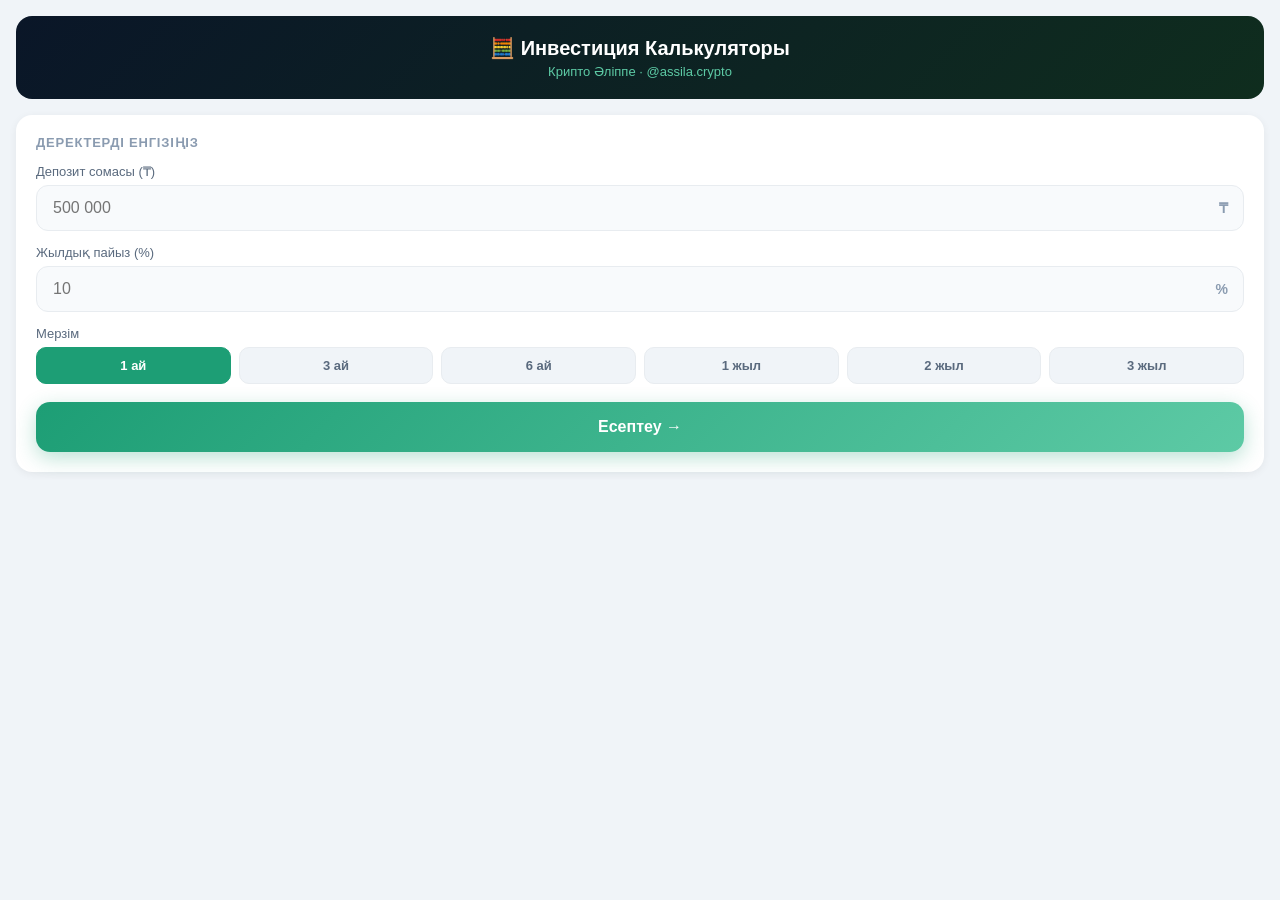
<file: calculator.html>
<!DOCTYPE html>
<html lang="kk">
<head>
  <meta charset="UTF-8" />
  <meta name="viewport" content="width=device-width, initial-scale=1.0, maximum-scale=1.0" />
  <title>Инвестиция Калькуляторы</title>
  <style>
    * { box-sizing: border-box; margin: 0; padding: 0; }
    body { font-family: -apple-system, BlinkMacSystemFont, 'Segoe UI', sans-serif; background: #f0f4f8; min-height: 100vh; padding: 16px; }

    .header { background: linear-gradient(135deg, #0a1628, #0f2d1e); border-radius: 16px; padding: 20px; margin-bottom: 16px; text-align: center; }
    .header h1 { font-size: 20px; font-weight: 800; color: #fff; margin-bottom: 4px; }
    .header p { font-size: 13px; color: #5DCAA5; }

    .card { background: #fff; border-radius: 16px; padding: 20px; margin-bottom: 12px; box-shadow: 0 2px 8px rgba(0,0,0,.06); }
    .card-title { font-size: 13px; font-weight: 700; color: #8a9bb0; text-transform: uppercase; letter-spacing: .06em; margin-bottom: 14px; }

    .field { margin-bottom: 14px; }
    .field label { display: block; font-size: 13px; color: #5a6a7e; margin-bottom: 6px; font-weight: 500; }
    .field input { width: 100%; padding: 13px 16px; border: 1.5px solid #e8ecf0; border-radius: 12px; font-size: 16px; color: #1a1a2e; outline: none; transition: border-color .2s; background: #f8fafc; }
    .field input:focus { border-color: #1D9E75; background: #fff; }
    .field .unit { position: relative; }
    .field .unit input { padding-right: 48px; }
    .field .unit span { position: absolute; right: 16px; top: 50%; transform: translateY(-50%); font-size: 14px; color: #8a9bb0; font-weight: 600; }

    .periods { display: flex; gap: 8px; flex-wrap: wrap; }
    .period-btn { flex: 1; min-width: 60px; padding: 10px 6px; background: #f0f4f8; border: 1.5px solid #e8ecf0; border-radius: 10px; font-size: 13px; font-weight: 600; color: #5a6a7e; cursor: pointer; text-align: center; transition: all .2s; }
    .period-btn.active { background: #1D9E75; border-color: #1D9E75; color: #fff; }

    .calc-btn { width: 100%; padding: 16px; background: linear-gradient(135deg, #1D9E75, #5DCAA5); color: #fff; border: none; border-radius: 14px; font-size: 16px; font-weight: 700; cursor: pointer; margin-top: 4px; box-shadow: 0 6px 20px rgba(29,158,117,.3); transition: all .2s; }
    .calc-btn:active { transform: scale(.97); }

    .result { display: none; }
    .result.show { display: block; }
    .result-main { background: linear-gradient(135deg, #0a1628, #0f2d1e); border-radius: 16px; padding: 24px; margin-bottom: 12px; text-align: center; }
    .result-label { font-size: 13px; color: #5DCAA5; margin-bottom: 8px; }
    .result-amount { font-size: 36px; font-weight: 800; color: #fff; margin-bottom: 4px; }
    .result-sub { font-size: 13px; color: #7a9ab0; }

    .result-grid { display: grid; grid-template-columns: 1fr 1fr; gap: 10px; margin-bottom: 12px; }
    .result-card { background: #fff; border-radius: 14px; padding: 14px; text-align: center; box-shadow: 0 2px 8px rgba(0,0,0,.06); }
    .result-card .rc-label { font-size: 11px; color: #8a9bb0; margin-bottom: 6px; text-transform: uppercase; letter-spacing: .05em; }
    .result-card .rc-value { font-size: 20px; font-weight: 700; color: #1a1a2e; }
    .result-card .rc-value.green { color: #1D9E75; }

    .table-card { background: #fff; border-radius: 14px; padding: 16px; box-shadow: 0 2px 8px rgba(0,0,0,.06); }
    .table-title { font-size: 13px; font-weight: 700; color: #8a9bb0; text-transform: uppercase; letter-spacing: .06em; margin-bottom: 12px; }
    table { width: 100%; border-collapse: collapse; }
    th { font-size: 11px; color: #8a9bb0; text-align: left; padding: 6px 8px; border-bottom: 1.5px solid #f0f4f8; }
    td { font-size: 13px; color: #1a1a2e; padding: 10px 8px; border-bottom: 1px solid #f8fafc; }
    td.green { color: #1D9E75; font-weight: 600; }
    tr:last-child td { border-bottom: none; }

    .note { font-size: 12px; color: #8a9bb0; text-align: center; margin-top: 12px; line-height: 1.5; }

    .back-link { display: block; text-align: center; padding: 14px; background: #1a1a2e; color: #fff; border-radius: 14px; font-size: 14px; font-weight: 600; text-decoration: none; margin-top: 4px; }
  </style>
</head>
<body>

<div class="header">
  <h1>🧮 Инвестиция Калькуляторы</h1>
  <p>Крипто Әліппе · @assila.crypto</p>
</div>

<div class="card">
  <div class="card-title">Деректерді енгізіңіз</div>

  <div class="field">
    <label>Депозит сомасы (₸)</label>
    <div class="unit">
      <input type="number" id="amount" placeholder="500 000" min="0" />
      <span>₸</span>
    </div>
  </div>

  <div class="field">
    <label>Жылдық пайыз (%)</label>
    <div class="unit">
      <input type="number" id="rate" placeholder="10" min="0" max="1000" step="0.1" />
      <span>%</span>
    </div>
  </div>

  <div class="field">
    <label>Мерзім</label>
    <div class="periods">
      <div class="period-btn active" data-months="1">1 ай</div>
      <div class="period-btn" data-months="3">3 ай</div>
      <div class="period-btn" data-months="6">6 ай</div>
      <div class="period-btn" data-months="12">1 жыл</div>
      <div class="period-btn" data-months="24">2 жыл</div>
      <div class="period-btn" data-months="36">3 жыл</div>
    </div>
  </div>

  <button class="calc-btn" onclick="calculate()">Есептеу →</button>
</div>

<div class="result" id="result">

  <div class="result-main">
    <div class="result-label">Соңғы сома</div>
    <div class="result-amount" id="res-total">—</div>
    <div class="result-sub" id="res-period">—</div>
  </div>

  <div class="result-grid">
    <div class="result-card">
      <div class="rc-label">Бастапқы сома</div>
      <div class="rc-value" id="res-initial">—</div>
    </div>
    <div class="result-card">
      <div class="rc-label">Таза пайда</div>
      <div class="rc-value green" id="res-profit">—</div>
    </div>
    <div class="result-card">
      <div class="rc-label">Айлық табыс</div>
      <div class="rc-value green" id="res-monthly">—</div>
    </div>
    <div class="result-card">
      <div class="rc-label">Пайыз</div>
      <div class="rc-value" id="res-rate">—</div>
    </div>
  </div>

  <div class="table-card">
    <div class="table-title">Айлық есеп</div>
    <table>
      <thead>
        <tr>
          <th>Ай</th>
          <th>Баланс (₸)</th>
          <th>Пайда (₸)</th>
        </tr>
      </thead>
      <tbody id="table-body"></tbody>
    </table>
  </div>

  <p class="note">* Күрделі пайыз (compound interest) есебімен.<br>Нарық жағдайы өзгеруі мүмкін.</p>

</div>

<script>
  var selectedMonths = 1;

  document.querySelectorAll('.period-btn').forEach(function(btn) {
    btn.onclick = function() {
      document.querySelectorAll('.period-btn').forEach(function(b) { b.classList.remove('active'); });
      btn.classList.add('active');
      selectedMonths = parseInt(btn.dataset.months);
    };
  });

  function fmt(n) {
    return Math.round(n).toLocaleString('ru-RU') + ' ₸';
  }

  function calculate() {
    var amount = parseFloat(document.getElementById('amount').value);
    var rate   = parseFloat(document.getElementById('rate').value);
    var months = selectedMonths;

    if (!amount || amount <= 0) {
      document.getElementById('amount').focus();
      document.getElementById('amount').style.borderColor = '#f59e0b';
      return;
    }
    if (!rate || rate <= 0) {
      document.getElementById('rate').focus();
      document.getElementById('rate').style.borderColor = '#f59e0b';
      return;
    }

    document.getElementById('amount').style.borderColor = '#e8ecf0';
    document.getElementById('rate').style.borderColor   = '#e8ecf0';

    var monthlyRate = rate / 100 / 12;
    var balance = amount;
    var rows = '';

    for (var i = 1; i <= months; i++) {
      var profit = balance * monthlyRate;
      balance += profit;
      rows += '<tr><td>' + i + '-ай</td><td>' + fmt(balance) + '</td><td class="green">+' + fmt(profit) + '</td></tr>';
    }

    var total   = balance;
    var profit  = total - amount;
    var monthly = profit / months;

    var periodLabel = months === 1 ? '1 ай' : months === 12 ? '1 жыл' : months === 24 ? '2 жыл' : months === 36 ? '3 жыл' : months + ' ай';

    document.getElementById('res-total').textContent   = fmt(total);
    document.getElementById('res-period').textContent  = periodLabel + ' · ' + rate + '% жылдық';
    document.getElementById('res-initial').textContent = fmt(amount);
    document.getElementById('res-profit').textContent  = '+' + fmt(profit);
    document.getElementById('res-monthly').textContent = '+' + fmt(monthly);
    document.getElementById('res-rate').textContent    = rate + '%';
    document.getElementById('table-body').innerHTML    = rows;

    var el = document.getElementById('result');
    el.classList.add('show');
    el.scrollIntoView({ behavior: 'smooth', block: 'start' });
  }
</script>

</body>
</html>
</file>
